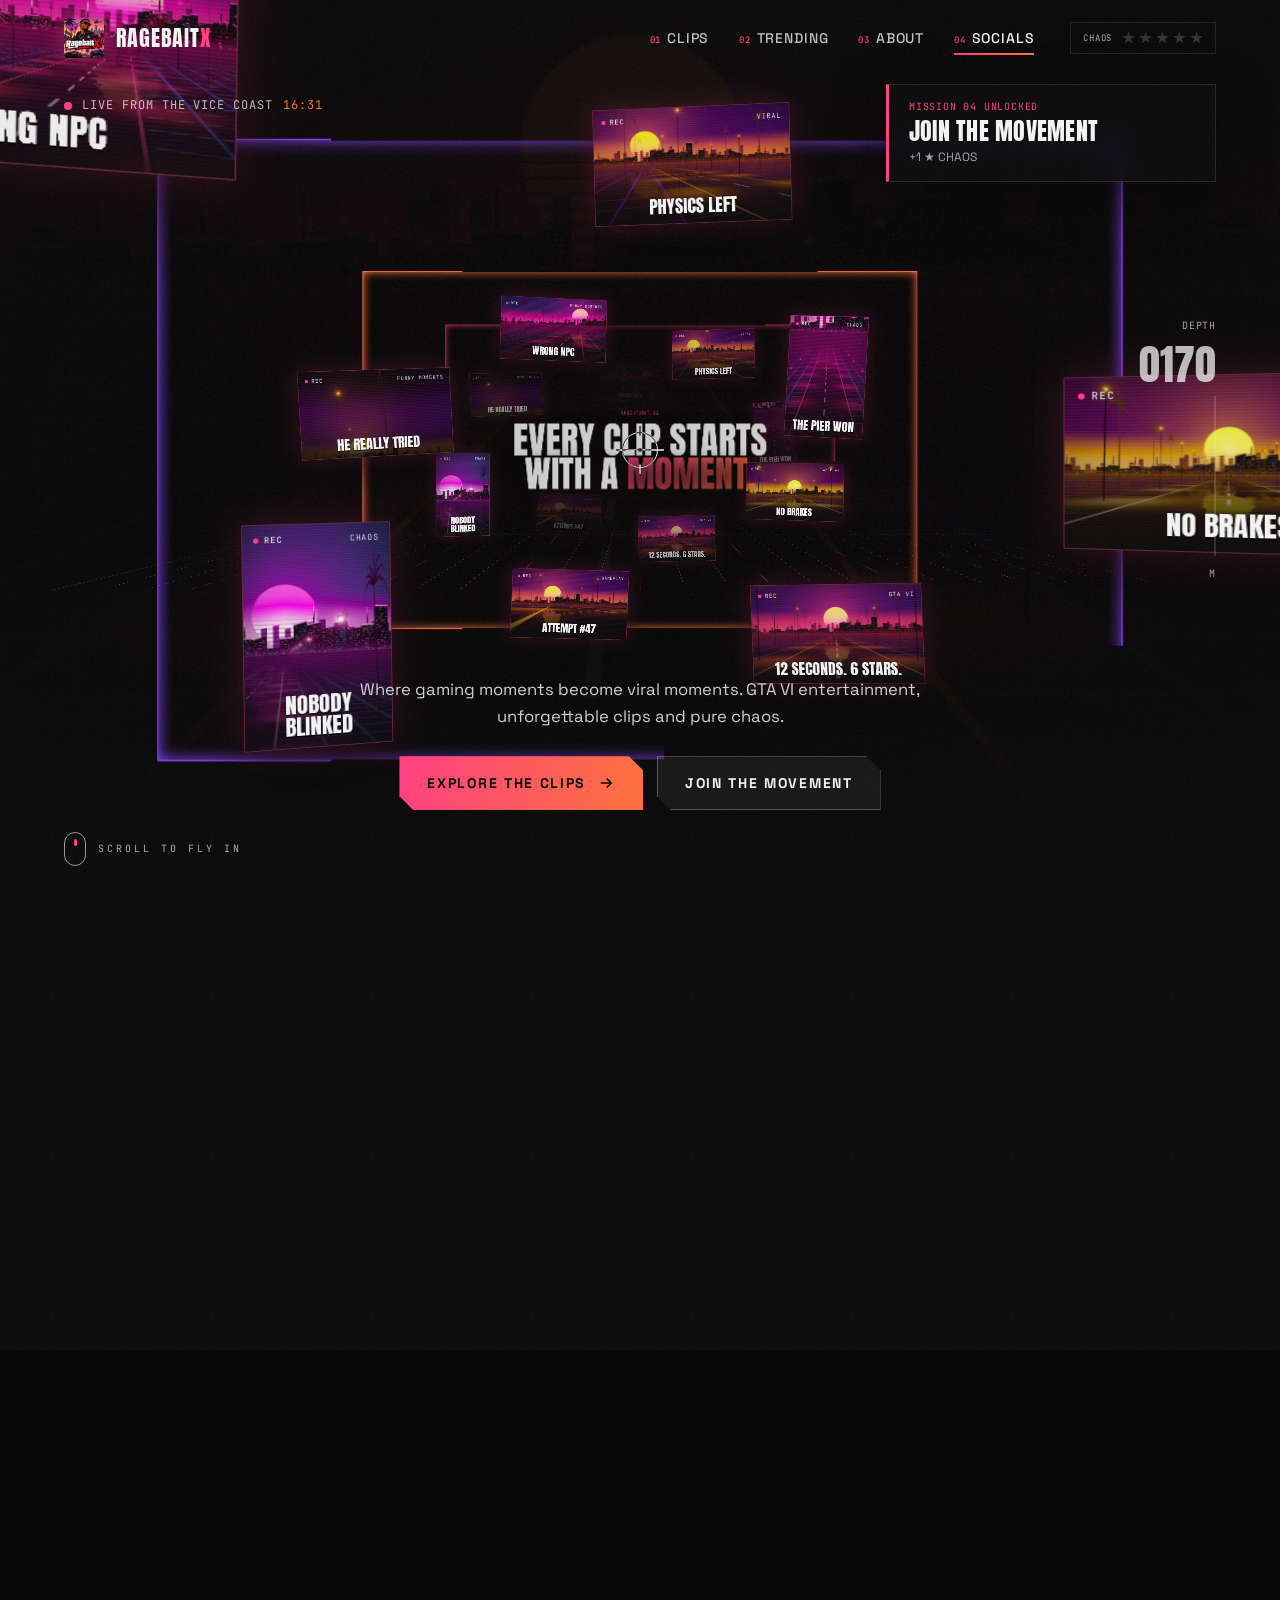
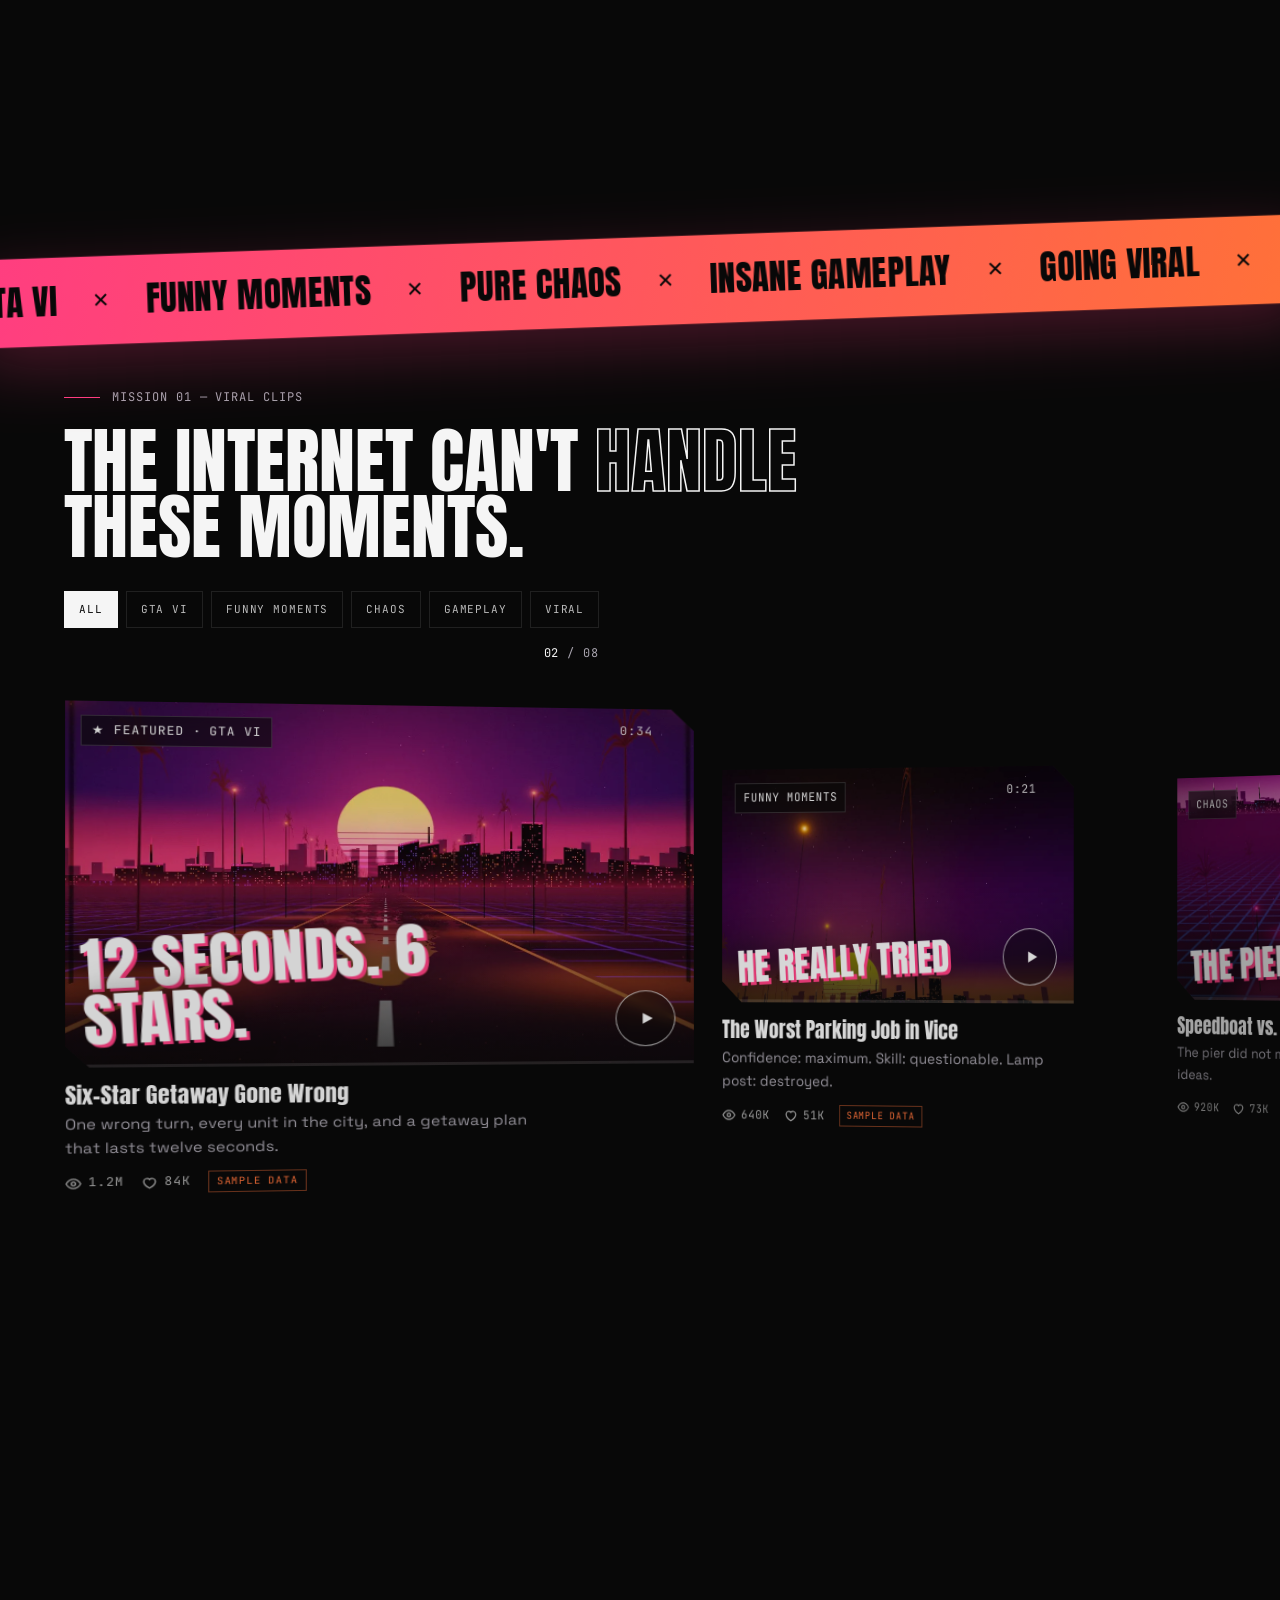
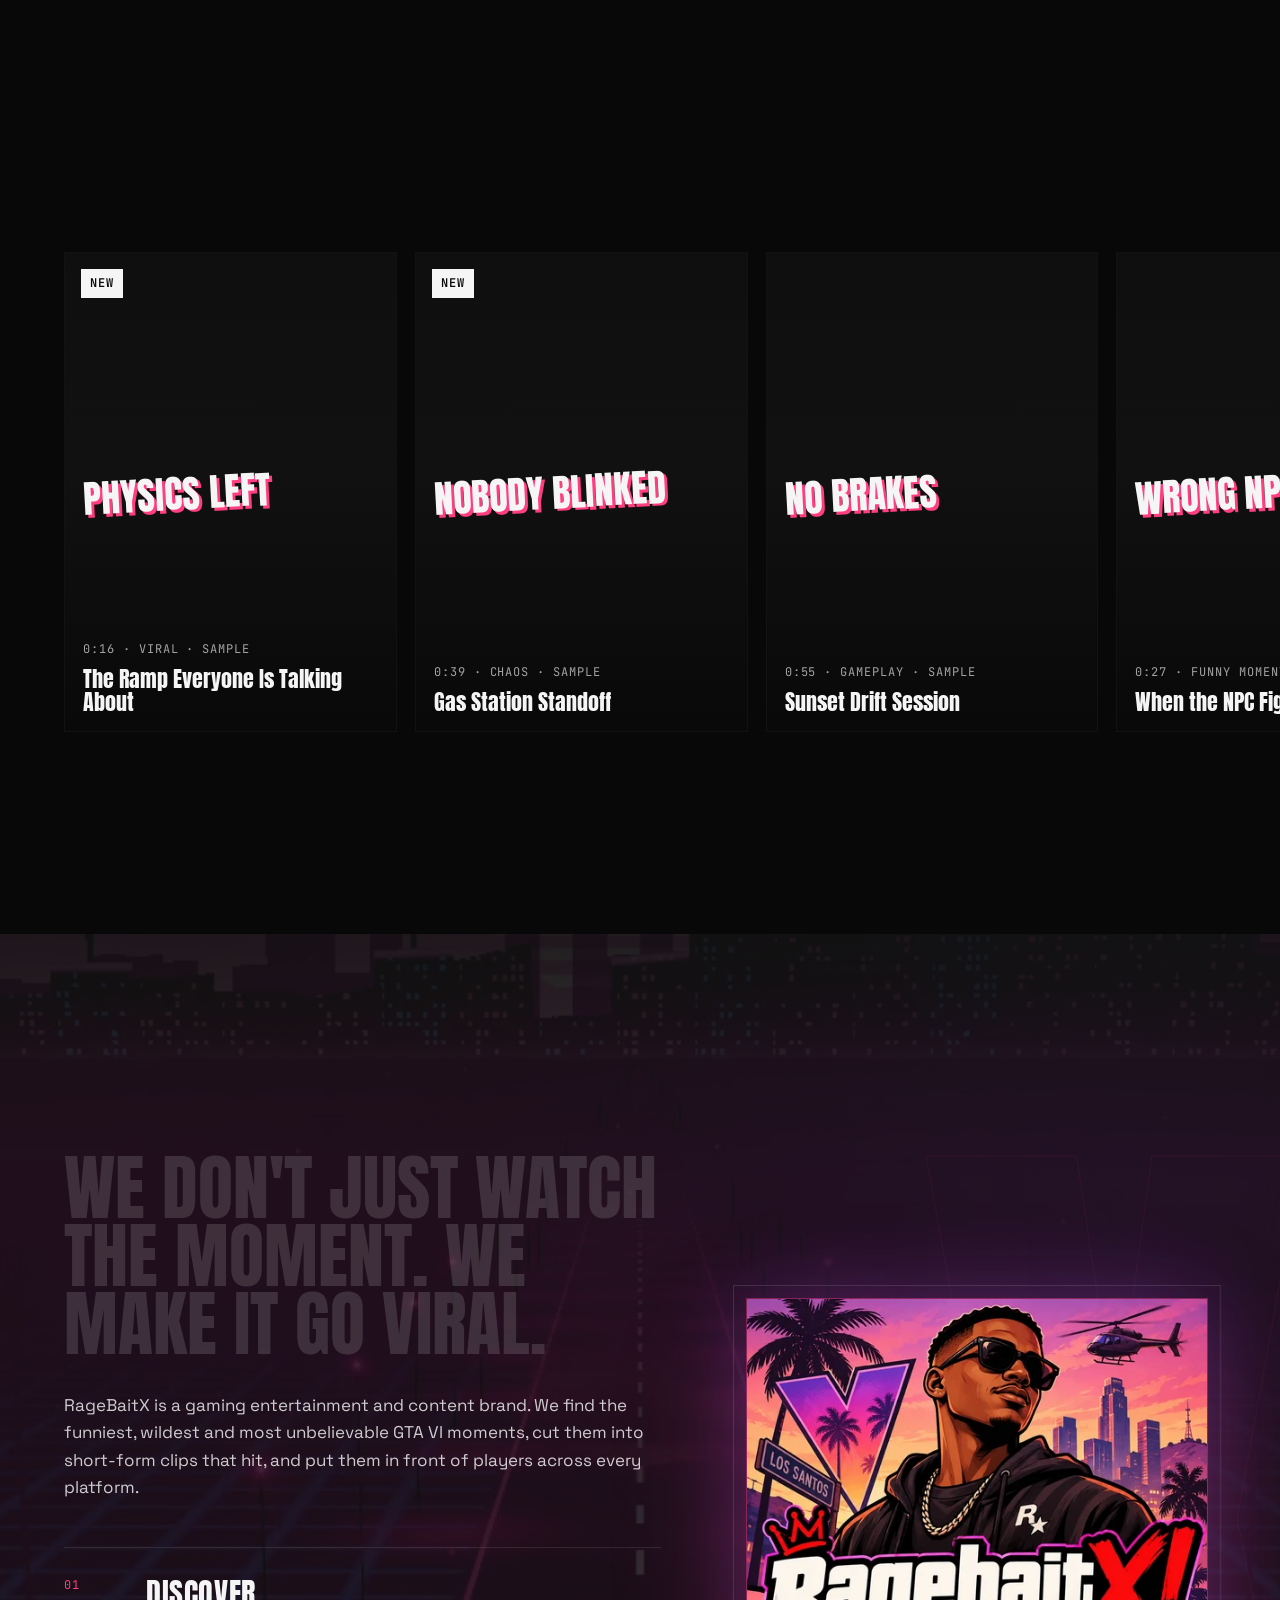
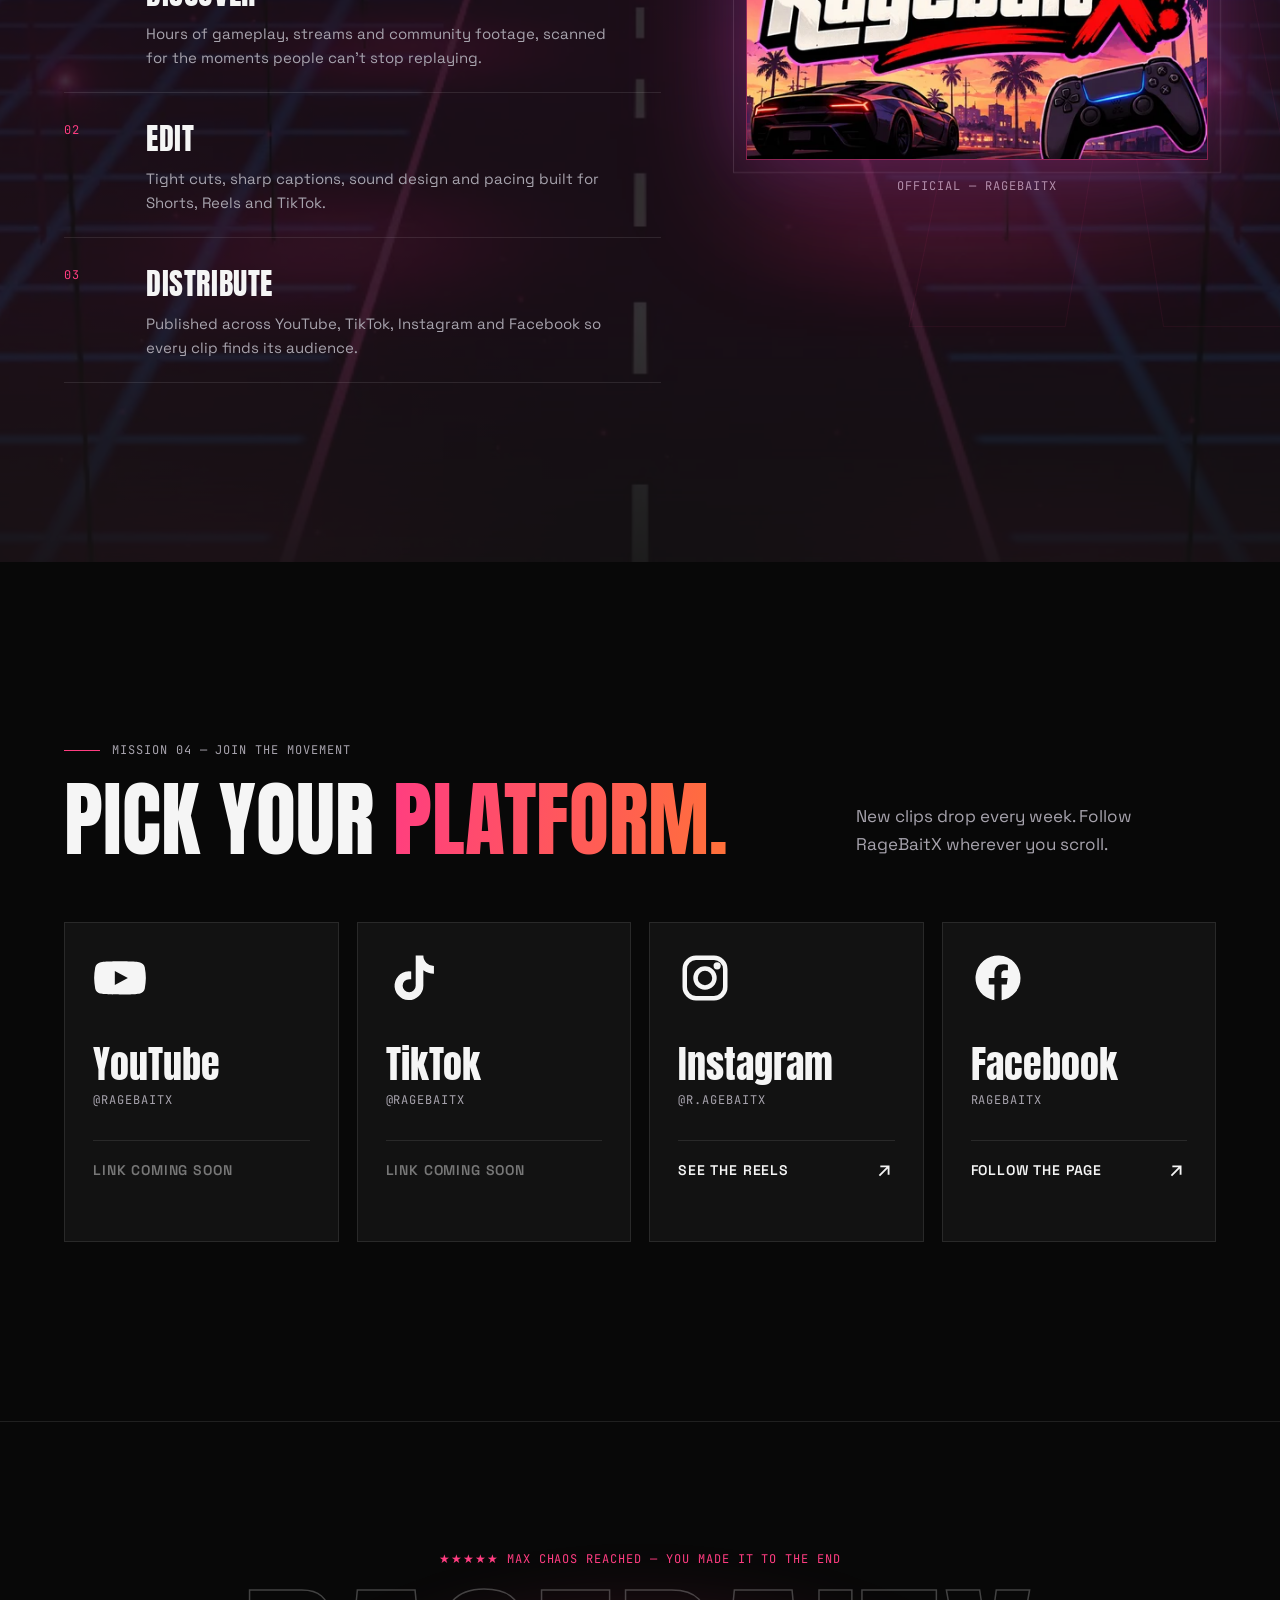
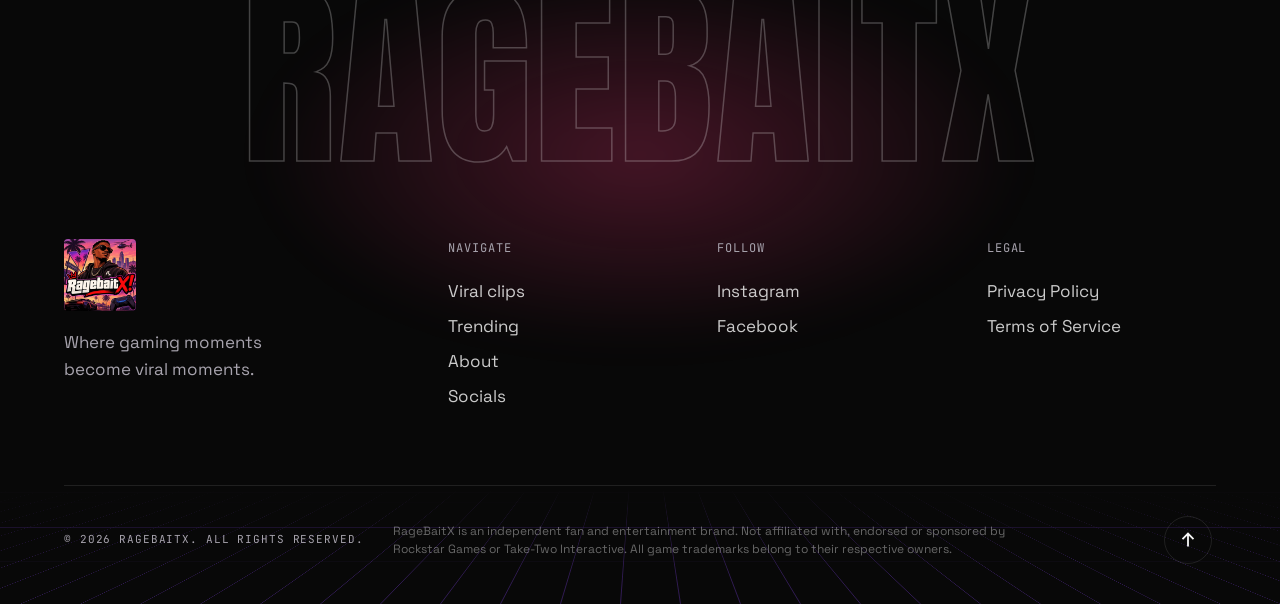
<file: index.html>
<!doctype html>
<html lang="en">
<head>
  <meta charset="utf-8" />
  <meta name="viewport" content="width=device-width, initial-scale=1, viewport-fit=cover" />
  <title>RageBaitX — The Internet Is Your Playground</title>
  <meta name="description" content="RageBaitX is a gaming entertainment brand turning GTA VI moments into viral clips. Funny moments, fails, insane gameplay and pure chaos." />
  <meta name="theme-color" content="#080808" />
  <meta property="og:type" content="website" />
  <meta property="og:site_name" content="RageBaitX" />
  <meta property="og:title" content="RageBaitX — The Internet Is Your Playground" />
  <meta property="og:description" content="Where gaming moments become viral moments. GTA VI entertainment, unforgettable clips and pure chaos." />
  <meta property="og:image" content="assets/og-image.jpg" />
  <meta name="twitter:card" content="summary_large_image" />
  <link rel="icon" href="assets/favicon-32.png" sizes="32x32" />
  <link rel="apple-touch-icon" href="assets/apple-touch-icon.png" />
  <link rel="preconnect" href="https://fonts.googleapis.com" />
  <link rel="preconnect" href="https://fonts.gstatic.com" crossorigin />
  <link href="https://fonts.googleapis.com/css2?family=Anton&family=JetBrains+Mono:wght@400;600&family=Space+Grotesk:wght@400;500;700&display=swap" rel="stylesheet" />
  <link rel="stylesheet" href="css/styles.css" />
  <script type="application/ld+json">
  {"@context":"https://schema.org","@type":"Organization","name":"RageBaitX","description":"Gaming entertainment and viral clipping brand focused on GTA VI.","logo":"assets/logo-512.webp"}
  </script>
</head>
<body class="is-loading">
  <a class="skip" href="#clips">Skip to content</a>

  <!-- Intro loader -->
  <div class="loader" aria-hidden="true">
    <div class="loader__inner">
      <img class="loader__logo" src="assets/logo-512.webp" alt="" width="200" height="200" />
      <p class="loader__label mono">LOADING THE FEED <span class="loader__pct">0</span>%</p>
      <div class="loader__bar"><span></span></div>
    </div>
  </div>

  <div class="grain" aria-hidden="true"></div>
  <div class="cursor" aria-hidden="true"><span class="cursor__ring"></span><span class="cursor__dot"></span><span class="cursor__label mono"></span></div>
  <div class="toasts" aria-live="polite"></div>

  <!-- Navigation -->
  <header class="nav" id="top">
    <a class="nav__brand" href="#top" aria-label="RageBaitX home" data-cursor="HOME">
      <img src="assets/logo-512.webp" alt="" width="40" height="40" />
      <span class="nav__word">RAGEBAIT<em>X</em></span>
    </a>
    <nav class="nav__links" aria-label="Main">
      <a href="#clips"><span class="mono">01</span>Clips</a>
      <a href="#trending"><span class="mono">02</span>Trending</a>
      <a href="#about"><span class="mono">03</span>About</a>
      <a href="#socials"><span class="mono">04</span>Socials</a>
    </nav>
    <div class="chaos" role="img" aria-label="Chaos level">
      <span class="chaos__label mono">CHAOS</span>
      <span class="chaos__stars"><i></i><i></i><i></i><i></i><i></i></span>
    </div>
    <button class="nav__burger" aria-label="Open menu" aria-expanded="false"><span></span><span></span></button>
  </header>
  <div class="mobile-menu" hidden>
    <a href="#clips">Clips</a><a href="#trending">Trending</a><a href="#about">About</a><a href="#socials">Socials</a>
  </div>

  <main>
    <!-- HERO: THE FEED -->
    <section class="feed" id="hero" aria-label="Introduction">
      <div class="feed__sticky">
        <div class="feed__bg">
          <picture>
            <source media="(max-aspect-ratio: 1/1)" srcset="assets/hero-poster-portrait.webp" />
            <img class="feed__poster" src="assets/hero-poster.webp" alt="" />
          </picture>
          <canvas class="feed__canvas" aria-hidden="true"></canvas>
        </div>
        <div class="feed__dim" aria-hidden="true"></div>

        <div class="feed__viewport">
          <div class="feed__world">
            <div class="feed__floor" aria-hidden="true"></div>
            <div class="feed__screens" aria-hidden="false"></div>
            <div class="plane plane--title" data-z="0">
              <p class="eyebrow mono"><span class="live-dot"></span> RAGEBAITX // GTA VI ENTERTAINMENT</p>
              <h1 class="feed__title">
                <span class="line"><span class="word">THE INTERNET</span></span>
                <span class="line"><span class="word">IS YOUR</span></span>
                <span class="line"><span class="word word--grad">PLAYGROUND.</span></span>
              </h1>
            </div>
            <div class="plane plane--chapter" data-z="-3300" aria-hidden="true">
              <p class="mono">CHECKPOINT 02</p>
              <h2>EVERY CLIP STARTS<br />WITH A <span class="grad">MOMENT.</span></h2>
            </div>
            <div class="plane plane--exit" data-z="-6200" aria-hidden="true">
              <img src="assets/logo-512.webp" alt="" width="240" height="240" />
              <h2>WELCOME TO <span class="grad">THE FEED.</span></h2>
            </div>
          </div>
        </div>

        <div class="hud hud--tl mono" aria-hidden="true">
          <span class="live-dot"></span> LIVE FROM THE VICE COAST <span class="hud__clock">--:--</span>
        </div>
        <div class="hud hud--depth" aria-hidden="true">
          <span class="mono">DEPTH</span>
          <span class="depth__val">0000</span>
          <span class="depth__bar"><span></span></span>
          <span class="mono depth__unit">M</span>
        </div>

        <div class="feed__intro">
          <p class="feed__sub">Where gaming moments become viral moments. GTA VI entertainment, unforgettable clips and pure chaos.</p>
          <div class="feed__ctas">
            <a class="btn btn--primary" href="#clips" data-cursor="GO">Explore the clips <svg viewBox="0 0 24 24" aria-hidden="true"><path d="M5 12h14M13 6l6 6-6 6"/></svg></a>
            <a class="btn btn--ghost" href="#socials" data-cursor="JOIN">Join the movement</a>
          </div>
        </div>

        <div class="scroll-cue" aria-hidden="true">
          <span class="scroll-cue__mouse"><span></span></span>
          <span class="mono">SCROLL TO FLY IN</span>
        </div>
      </div>
    </section>

    <!-- Marquee transition -->
    <div class="marquee" aria-hidden="true">
      <div class="marquee__track">
        <span>GTA VI</span><b>✕</b><span>FUNNY MOMENTS</span><b>✕</b><span>PURE CHAOS</span><b>✕</b><span>INSANE GAMEPLAY</span><b>✕</b><span>GOING VIRAL</span><b>✕</b>
        <span>GTA VI</span><b>✕</b><span>FUNNY MOMENTS</span><b>✕</b><span>PURE CHAOS</span><b>✕</b><span>INSANE GAMEPLAY</span><b>✕</b><span>GOING VIRAL</span><b>✕</b>
      </div>
    </div>

    <!-- VIRAL CLIPS (pinned horizontal gallery) -->
    <section class="clips" id="clips" aria-labelledby="clips-title" data-mission="VIRAL CLIPS" data-mission-n="01">
      <div class="clips__sticky">
        <div class="clips__head">
          <div>
            <p class="eyebrow mono"><span class="eyebrow__line"></span> MISSION 01 — VIRAL CLIPS</p>
            <h2 class="section__title" id="clips-title">THE INTERNET CAN'T <span class="outline">HANDLE</span><br />THESE MOMENTS.</h2>
          </div>
          <div class="clips__side">
            <div class="filters" role="tablist" aria-label="Filter clips"></div>
            <p class="clips__count mono"><span class="clips__idx">01</span> / <span class="clips__total">08</span></p>
          </div>
        </div>
        <div class="clips__track" id="clips-track"></div>
        <div class="clips__progress" aria-hidden="true"><span></span></div>
      </div>
    </section>

    <!-- TRENDING (leaderboard) -->
    <section class="trending section" id="trending" aria-labelledby="trending-title" data-mission="TRENDING NOW" data-mission-n="02">
      <div class="section__head">
        <div>
          <p class="eyebrow mono reveal"><span class="live-dot"></span> MISSION 02 — LIVE LEADERBOARD <span class="feed-clock"></span></p>
          <h2 class="section__title reveal" id="trending-title">TRENDING <span class="grad">NOW</span></h2>
        </div>
        <p class="section__aside reveal">The clips everyone is replaying right now. Hover a row to preview it.</p>
      </div>
      <ol class="board" id="board"></ol>
      <div class="board__preview" aria-hidden="true"><img alt="" /><span class="mono"></span></div>

      <div class="row-head reveal">
        <h3>LATEST UPLOADS</h3>
        <div class="carousel-nav">
          <button class="icon-btn" data-dir="-1" data-target="rail-latest" aria-label="Scroll latest left"><svg viewBox="0 0 24 24"><path d="M15 6l-6 6 6 6"/></svg></button>
          <button class="icon-btn" data-dir="1" data-target="rail-latest" aria-label="Scroll latest right"><svg viewBox="0 0 24 24"><path d="M9 6l6 6-6 6"/></svg></button>
        </div>
      </div>
      <div class="rail" id="rail-latest" tabindex="0" aria-label="Latest uploads" data-cursor="DRAG"></div>
    </section>

    <!-- ABOUT -->
    <section class="about" id="about" aria-labelledby="about-title" data-mission="ABOUT RAGEBAITX" data-mission-n="03">
      <div class="about__bg" aria-hidden="true"></div>
      <div class="about__inner section">
        <div class="about__copy">
          <p class="eyebrow mono reveal"><span class="eyebrow__line"></span> MISSION 03 — ABOUT RAGEBAITX</p>
          <h2 class="about__title" id="about-title" data-scrub>WE DON'T JUST WATCH THE MOMENT. WE MAKE IT GO VIRAL.</h2>
          <p class="about__lede reveal">RageBaitX is a gaming entertainment and content brand. We find the funniest, wildest and most unbelievable GTA VI moments, cut them into short-form clips that hit, and put them in front of players across every platform.</p>
          <ol class="steps">
            <li class="reveal"><span class="steps__n mono">01</span><div><h3>DISCOVER</h3><p>Hours of gameplay, streams and community footage, scanned for the moments people can't stop replaying.</p></div></li>
            <li class="reveal"><span class="steps__n mono">02</span><div><h3>EDIT</h3><p>Tight cuts, sharp captions, sound design and pacing built for Shorts, Reels and TikTok.</p></div></li>
            <li class="reveal"><span class="steps__n mono">03</span><div><h3>DISTRIBUTE</h3><p>Published across YouTube, TikTok, Instagram and Facebook so every clip finds its audience.</p></div></li>
          </ol>
        </div>
        <div class="about__visual reveal">
          <div class="logo-card" data-tilt>
            <img src="assets/logo-512.webp" alt="RageBaitX logo" width="512" height="512" loading="lazy" />
            <span class="logo-card__glare" aria-hidden="true"></span>
          </div>
          <p class="logo-card__cap mono">OFFICIAL — RAGEBAITX</p>
        </div>
      </div>
    </section>

    <!-- SOCIALS -->
    <section class="socials section" id="socials" aria-labelledby="socials-title" data-mission="JOIN THE MOVEMENT" data-mission-n="04">
      <div class="section__head">
        <div>
          <p class="eyebrow mono reveal"><span class="eyebrow__line"></span> MISSION 04 — JOIN THE MOVEMENT</p>
          <h2 class="section__title reveal" id="socials-title">PICK YOUR <span class="grad">PLATFORM.</span></h2>
        </div>
        <p class="section__aside reveal">New clips drop every week. Follow RageBaitX wherever you scroll.</p>
      </div>
      <div class="social-grid" id="social-grid"></div>
    </section>
  </main>

  <!-- FOOTER -->
  <footer class="footer">
    <div class="footer__floor" aria-hidden="true"></div>
    <div class="footer__inner">
      <p class="footer__done mono">★★★★★ MAX CHAOS REACHED — YOU MADE IT TO THE END</p>
      <div class="footer__big" aria-hidden="true">RAGEBAITX</div>
      <div class="footer__cols">
        <div class="footer__brand">
          <img src="assets/logo-512.webp" alt="RageBaitX" width="72" height="72" loading="lazy" />
          <p>Where gaming moments become viral moments.</p>
        </div>
        <nav aria-label="Footer">
          <h4 class="mono">NAVIGATE</h4>
          <a href="#clips">Viral clips</a><a href="#trending">Trending</a><a href="#about">About</a><a href="#socials">Socials</a>
        </nav>
        <div>
          <h4 class="mono">FOLLOW</h4>
          <div id="footer-socials" class="footer__socials"></div>
        </div>
        <div>
          <h4 class="mono">LEGAL</h4>
          <a href="privacy.html">Privacy Policy</a><a href="terms.html">Terms of Service</a>
        </div>
      </div>
      <div class="footer__base">
        <p class="mono">© <span class="year">2026</span> RAGEBAITX. ALL RIGHTS RESERVED.</p>
        <p class="footer__disclaimer">RageBaitX is an independent fan and entertainment brand. Not affiliated with, endorsed or sponsored by Rockstar Games or Take-Two Interactive. All game trademarks belong to their respective owners.</p>
        <button class="to-top" aria-label="Back to top" data-cursor="TOP">
          <svg class="to-top__ring" viewBox="0 0 48 48" aria-hidden="true"><circle cx="24" cy="24" r="22" /></svg>
          <svg class="to-top__arrow" viewBox="0 0 24 24" aria-hidden="true"><path d="M12 19V5M6 11l6-6 6 6"/></svg>
        </button>
      </div>
    </div>
  </footer>

  <!-- Video modal -->
  <dialog class="modal" id="modal" aria-label="Clip player">
    <button class="modal__close" aria-label="Close" data-cursor="CLOSE"><svg viewBox="0 0 24 24"><path d="M6 6l12 12M18 6L6 18"/></svg></button>
    <div class="modal__body"></div>
  </dialog>

  <noscript><style>.loader{display:none}.reveal{opacity:1!important;transform:none!important}.feed{height:100vh}</style></noscript>
  <script type="module" src="js/main.js"></script>
</body>
</html>
</file>
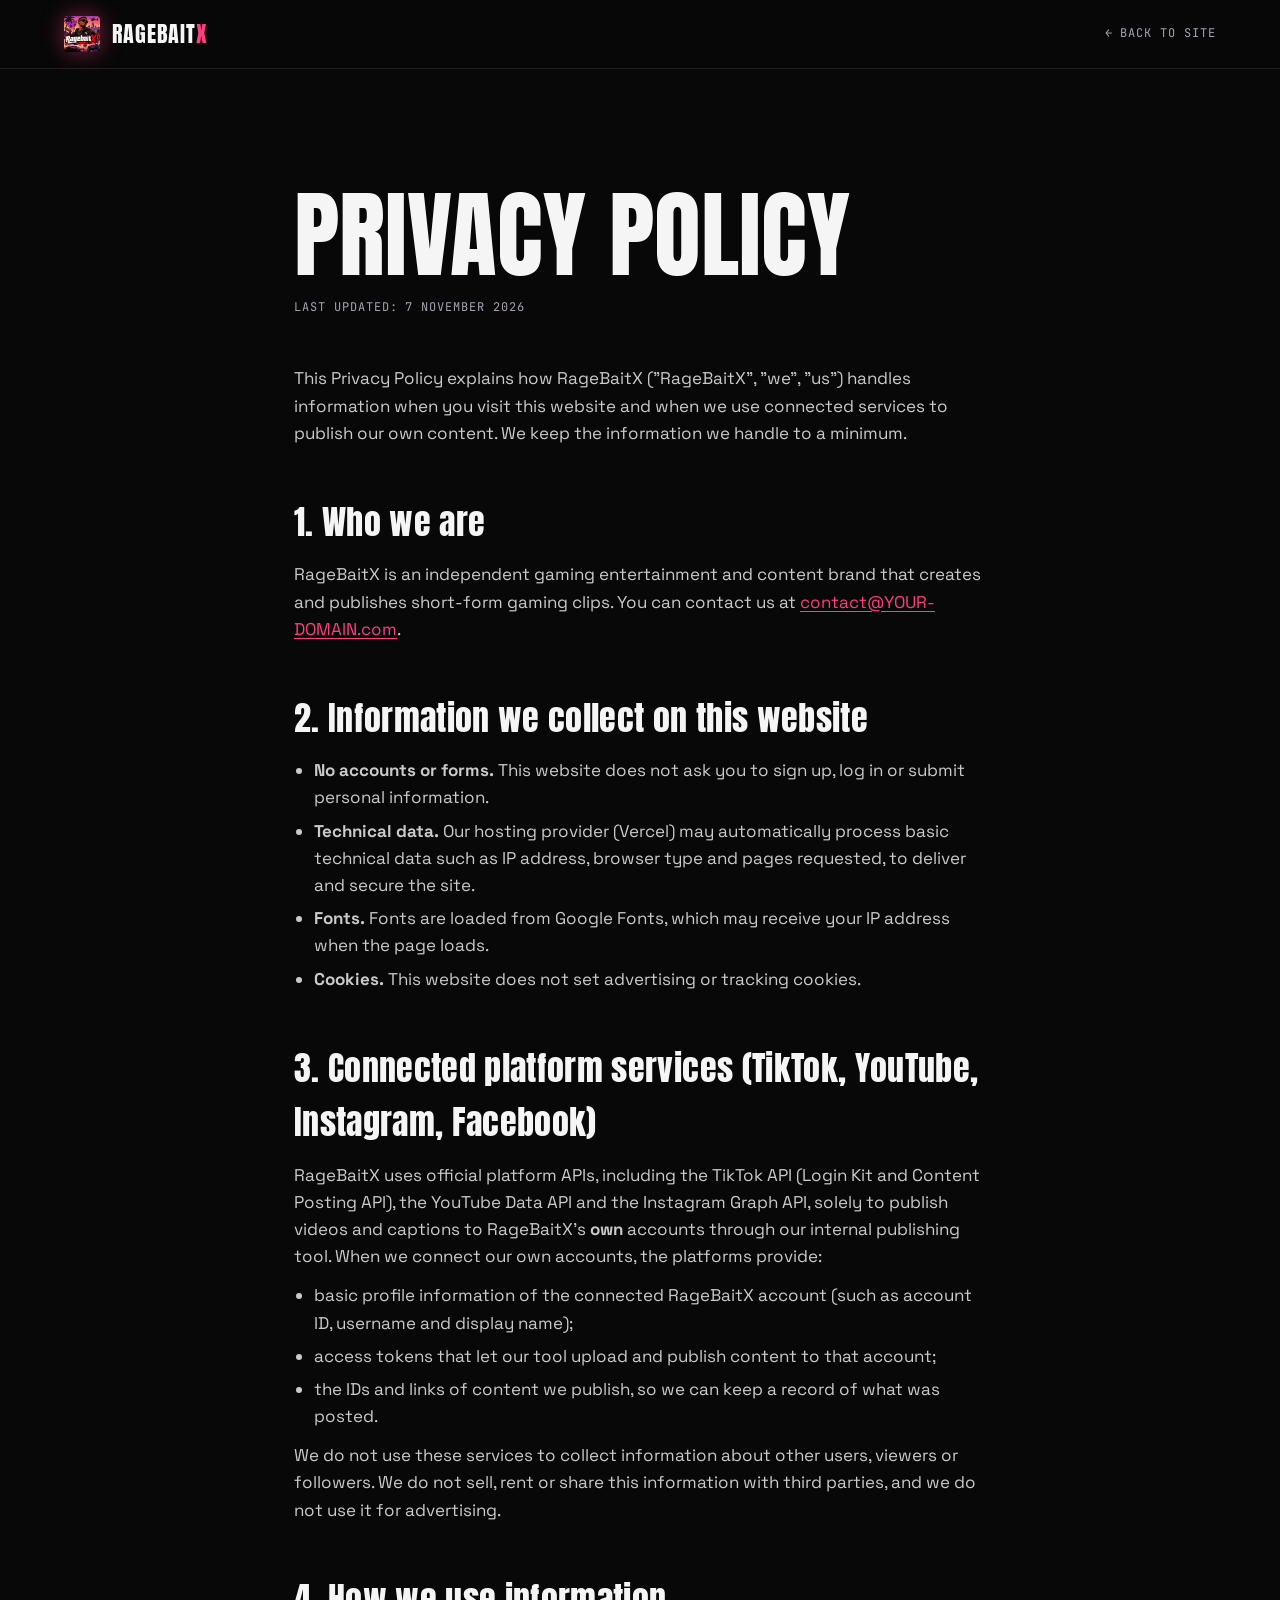
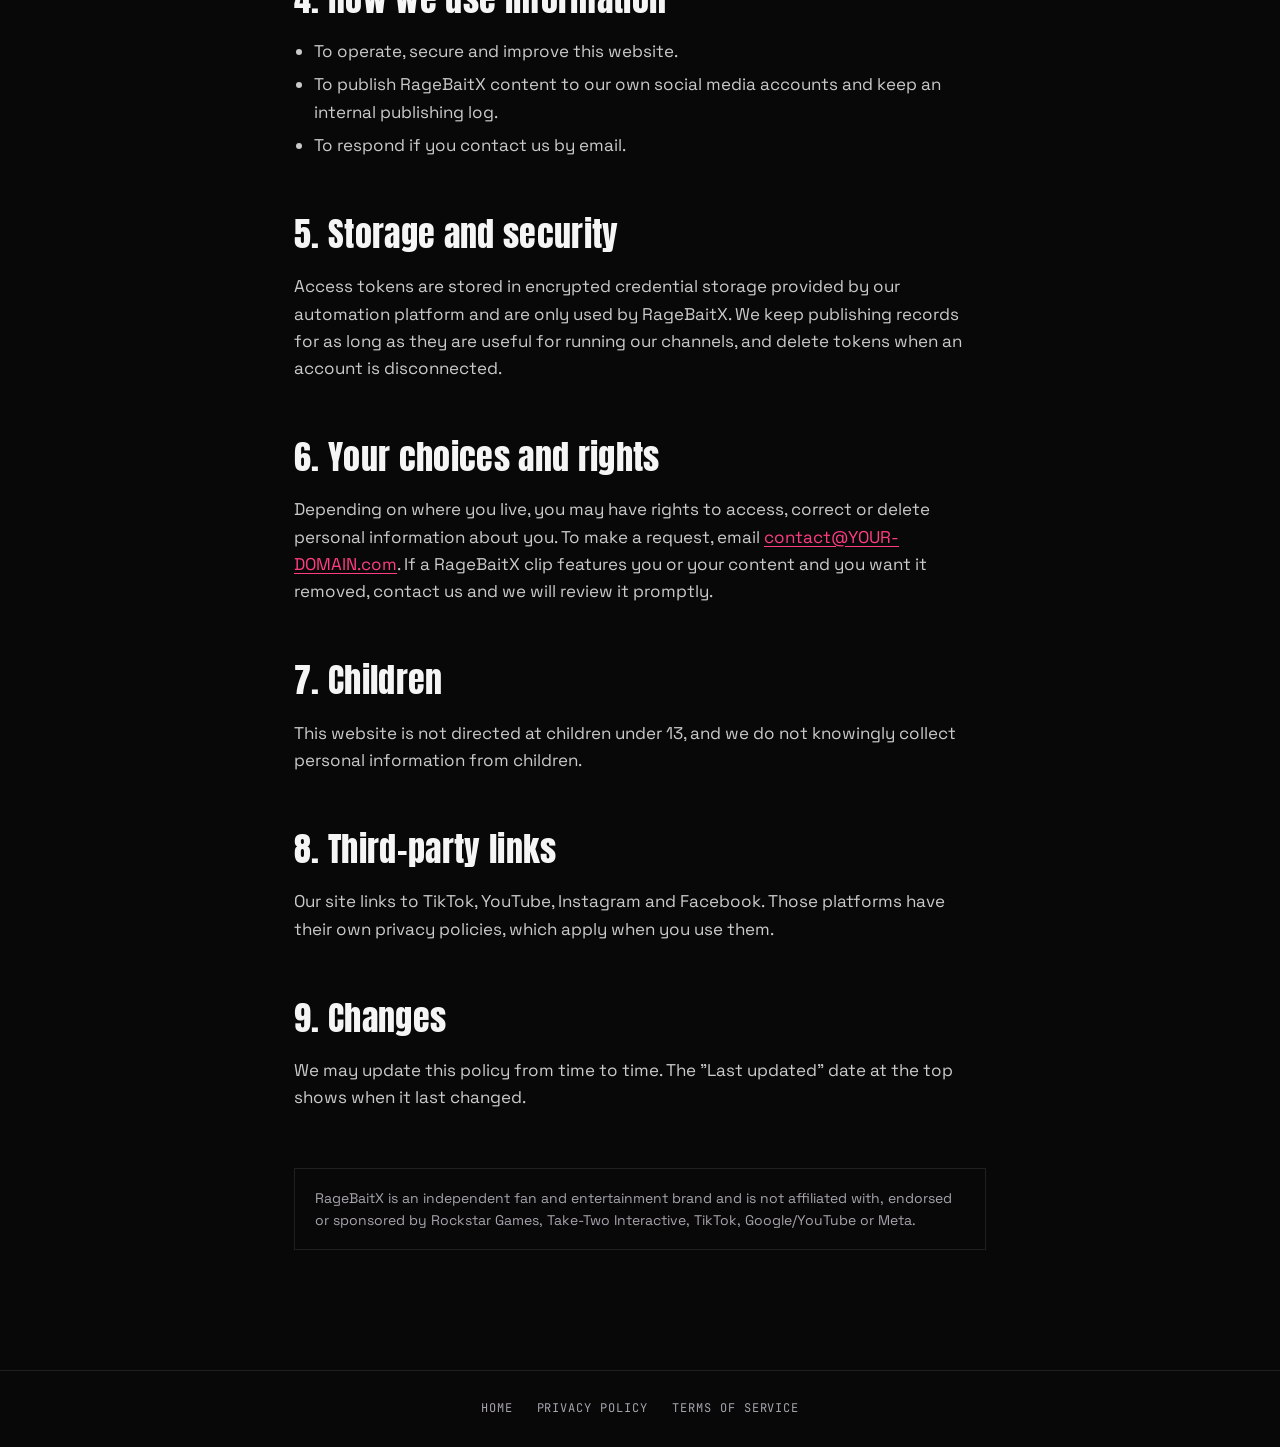
<file: privacy.html>
<!doctype html>
<html lang="en">
<head>
  <meta charset="utf-8" />
  <meta name="viewport" content="width=device-width, initial-scale=1" />
  <title>Privacy Policy — RageBaitX</title>
  <meta name="description" content="How RageBaitX collects, uses and protects information." />
  <meta name="theme-color" content="#080808" />
  <link rel="icon" href="assets/favicon-32.png" sizes="32x32" />
  <link rel="preconnect" href="https://fonts.googleapis.com" />
  <link rel="preconnect" href="https://fonts.gstatic.com" crossorigin />
  <link href="https://fonts.googleapis.com/css2?family=Anton&family=JetBrains+Mono:wght@400;600&family=Space+Grotesk:wght@400;500;700&display=swap" rel="stylesheet" />
  <link rel="stylesheet" href="css/styles.css" />
  <link rel="stylesheet" href="css/legal.css" />
</head>
<body>
  <header class="legal-nav">
    <a class="nav__brand" href="index.html" aria-label="RageBaitX home">
      <img src="assets/logo-512.webp" alt="" width="36" height="36" style="width:36px;height:36px;object-fit:cover;border-radius:4px" />
      <span class="nav__word">RAGEBAIT<em>X</em></span>
    </a>
    <a class="back" href="index.html">← Back to site</a>
  </header>

  <main class="legal">
    <h1>PRIVACY POLICY</h1>
    <p class="updated mono">Last updated: 7 November 2026</p>

    <p>This Privacy Policy explains how RageBaitX ("RageBaitX", "we", "us") handles information when you visit this website and when we use connected services to publish our own content. We keep the information we handle to a minimum.</p>

    <h2>1. Who we are</h2>
    <p>RageBaitX is an independent gaming entertainment and content brand that creates and publishes short-form gaming clips. You can contact us at <a href="mailto:contact@YOUR-DOMAIN.com">contact@YOUR-DOMAIN.com</a>.</p>

    <h2>2. Information we collect on this website</h2>
    <ul>
      <li><strong>No accounts or forms.</strong> This website does not ask you to sign up, log in or submit personal information.</li>
      <li><strong>Technical data.</strong> Our hosting provider (Vercel) may automatically process basic technical data such as IP address, browser type and pages requested, to deliver and secure the site.</li>
      <li><strong>Fonts.</strong> Fonts are loaded from Google Fonts, which may receive your IP address when the page loads.</li>
      <li><strong>Cookies.</strong> This website does not set advertising or tracking cookies.</li>
    </ul>

    <h2>3. Connected platform services (TikTok, YouTube, Instagram, Facebook)</h2>
    <p>RageBaitX uses official platform APIs, including the TikTok API (Login Kit and Content Posting API), the YouTube Data API and the Instagram Graph API, solely to publish videos and captions to RageBaitX's <strong>own</strong> accounts through our internal publishing tool. When we connect our own accounts, the platforms provide:</p>
    <ul>
      <li>basic profile information of the connected RageBaitX account (such as account ID, username and display name);</li>
      <li>access tokens that let our tool upload and publish content to that account;</li>
      <li>the IDs and links of content we publish, so we can keep a record of what was posted.</li>
    </ul>
    <p>We do not use these services to collect information about other users, viewers or followers. We do not sell, rent or share this information with third parties, and we do not use it for advertising.</p>

    <h2>4. How we use information</h2>
    <ul>
      <li>To operate, secure and improve this website.</li>
      <li>To publish RageBaitX content to our own social media accounts and keep an internal publishing log.</li>
      <li>To respond if you contact us by email.</li>
    </ul>

    <h2>5. Storage and security</h2>
    <p>Access tokens are stored in encrypted credential storage provided by our automation platform and are only used by RageBaitX. We keep publishing records for as long as they are useful for running our channels, and delete tokens when an account is disconnected.</p>

    <h2>6. Your choices and rights</h2>
    <p>Depending on where you live, you may have rights to access, correct or delete personal information about you. To make a request, email <a href="mailto:contact@YOUR-DOMAIN.com">contact@YOUR-DOMAIN.com</a>. If a RageBaitX clip features you or your content and you want it removed, contact us and we will review it promptly.</p>

    <h2>7. Children</h2>
    <p>This website is not directed at children under 13, and we do not knowingly collect personal information from children.</p>

    <h2>8. Third-party links</h2>
    <p>Our site links to TikTok, YouTube, Instagram and Facebook. Those platforms have their own privacy policies, which apply when you use them.</p>

    <h2>9. Changes</h2>
    <p>We may update this policy from time to time. The "Last updated" date at the top shows when it last changed.</p>

    <p class="note">RageBaitX is an independent fan and entertainment brand and is not affiliated with, endorsed or sponsored by Rockstar Games, Take-Two Interactive, TikTok, Google/YouTube or Meta.</p>
  </main>

  <footer class="legal-foot">
    <a href="index.html">Home</a><a href="privacy.html">Privacy Policy</a><a href="terms.html">Terms of Service</a>
  </footer>
</body>
</html>
</file>
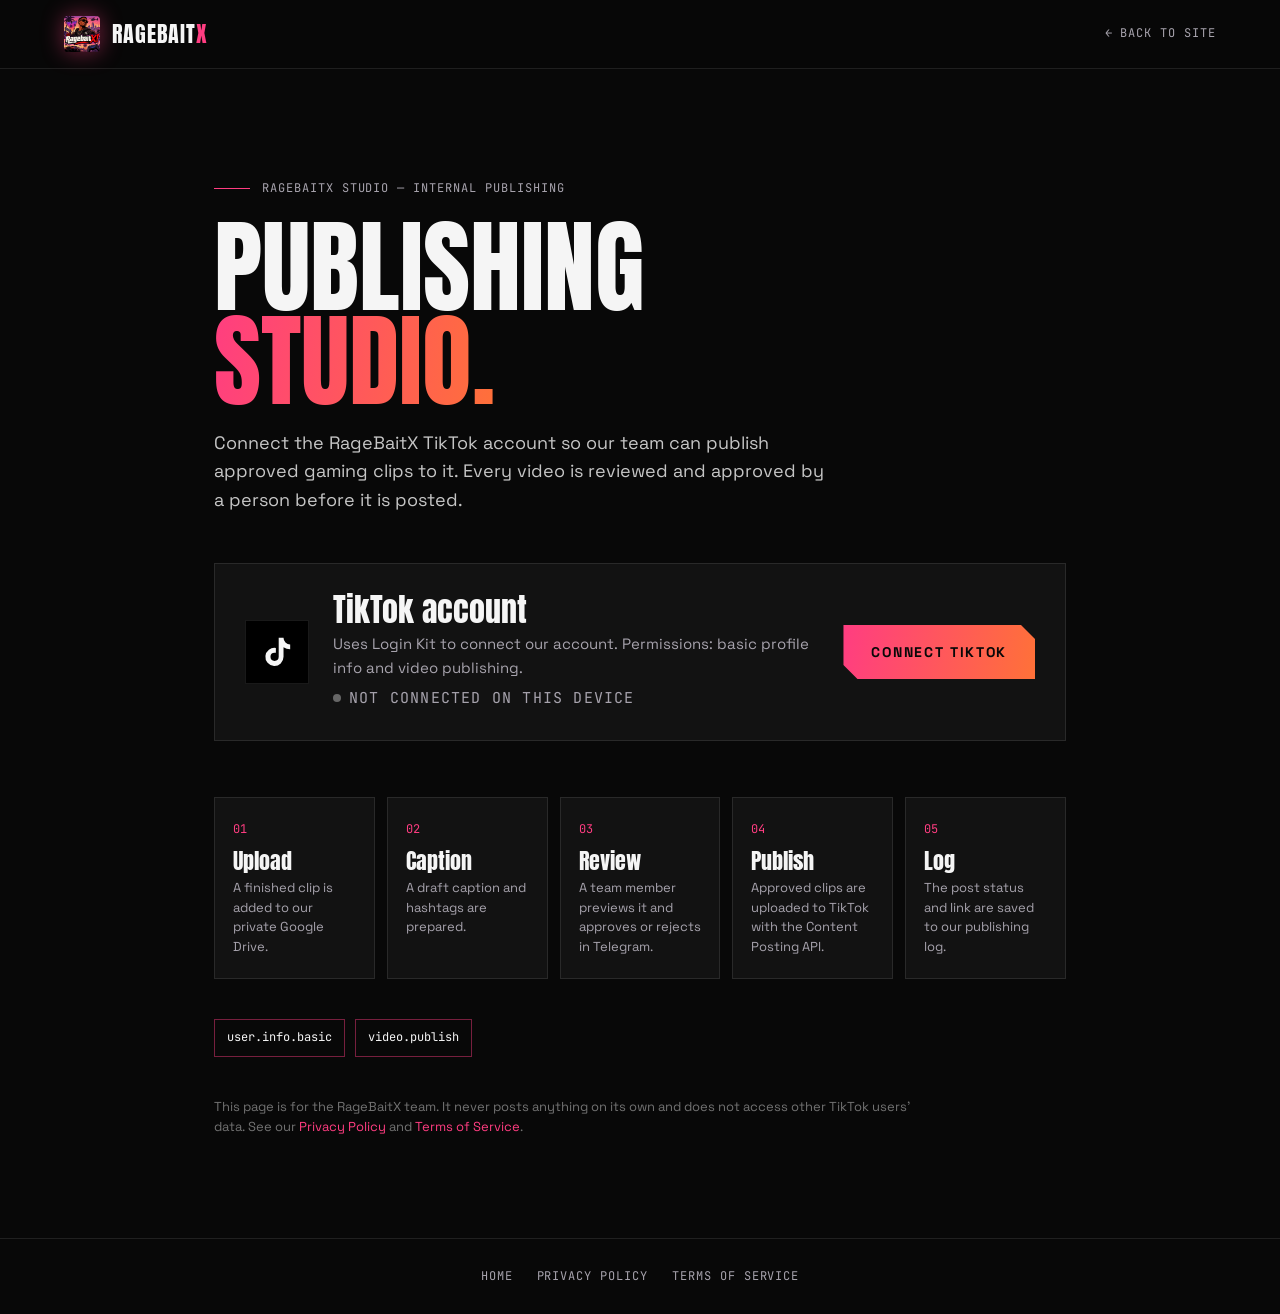
<file: studio.html>
<!doctype html>
<html lang="en">
<head>
  <meta charset="utf-8" />
  <meta name="viewport" content="width=device-width, initial-scale=1" />
  <title>Studio — RageBaitX</title>
  <meta name="robots" content="noindex" />
  <meta name="theme-color" content="#080808" />
  <link rel="icon" href="assets/favicon-32.png" sizes="32x32" />
  <link rel="preconnect" href="https://fonts.googleapis.com" />
  <link rel="preconnect" href="https://fonts.gstatic.com" crossorigin />
  <link href="https://fonts.googleapis.com/css2?family=Anton&family=JetBrains+Mono:wght@400;600&family=Space+Grotesk:wght@400;500;700&display=swap" rel="stylesheet" />
  <link rel="stylesheet" href="css/styles.css" />
  <link rel="stylesheet" href="css/legal.css" />
  <style>
    .studio { max-width: 980px; margin: 0 auto; padding: clamp(60px, 9vw, 110px) var(--pad) 100px; }
    .studio h1 { font-family: var(--f-display); font-size: clamp(48px, 8vw, 104px); line-height: 0.92; }
    .studio .lede { color: rgba(245,245,245,.8); max-width: 620px; margin-top: 20px; font-size: 18px; }
    .panel { margin-top: 48px; padding: 30px; background: var(--char); border: 1px solid var(--line); display: grid; grid-template-columns: auto 1fr auto; gap: 24px; align-items: center; }
    .panel__icon { width: 64px; height: 64px; display: grid; place-items: center; background: #000; border: 1px solid var(--line); }
    .panel__icon svg { width: 34px; height: 34px; fill: #f5f5f5; }
    .panel h2 { font-family: var(--f-display); font-size: 32px; line-height: 1; }
    .panel p { color: var(--muted); margin-top: 6px; font-size: 15px; }
    .status { display: inline-flex; align-items: center; gap: 8px; margin-top: 10px; font-family: var(--f-mono); font-size: 12px; letter-spacing: .08em; text-transform: uppercase; color: var(--muted); }
    .status i { width: 8px; height: 8px; border-radius: 50%; background: #666; }
    .status.ok { color: #48e5a0; } .status.ok i { background: #48e5a0; box-shadow: 0 0 12px #48e5a0; }
    .status.err { color: var(--orange); } .status.err i { background: var(--orange); }
    .flow { list-style: none; padding: 0; margin: 56px 0 0; display: grid; grid-template-columns: repeat(5, minmax(0, 1fr)); gap: 12px; counter-reset: s; }
    .flow li { position: relative; padding: 22px 18px; background: var(--char); border: 1px solid var(--line); counter-increment: s; }
    .flow li::before { content: '0' counter(s); display: block; font-family: var(--f-mono); font-size: 12px; color: var(--pink); margin-bottom: 10px; }
    .flow h3 { font-family: var(--f-display); font-size: 22px; line-height: 1.05; }
    .flow p { color: var(--muted); font-size: 13px; margin-top: 6px; line-height: 1.5; }
    .scopes { margin-top: 40px; display: flex; flex-wrap: wrap; gap: 10px; }
    .scopes span { font-family: var(--f-mono); font-size: 12px; padding: 8px 12px; border: 1px solid rgba(255,61,129,.45); color: var(--white); }
    .fineprint { margin-top: 40px; color: rgba(245,245,245,.45); font-size: 13px; max-width: 700px; }
    @media (max-width: 860px) { .panel { grid-template-columns: 1fr; } .flow { grid-template-columns: 1fr 1fr; } }
  </style>
</head>
<body>
  <header class="legal-nav">
    <a class="nav__brand" href="index.html" aria-label="RageBaitX home">
      <img src="assets/logo-512.webp" alt="" width="36" height="36" style="width:36px;height:36px;object-fit:cover;border-radius:4px" />
      <span class="nav__word">RAGEBAIT<em>X</em></span>
    </a>
    <a class="back" href="index.html">← Back to site</a>
  </header>

  <main class="studio">
    <p class="eyebrow mono"><span class="eyebrow__line"></span> RAGEBAITX STUDIO — INTERNAL PUBLISHING</p>
    <h1>PUBLISHING<br /><span class="grad">STUDIO.</span></h1>
    <p class="lede">Connect the RageBaitX TikTok account so our team can publish approved gaming clips to it. Every video is reviewed and approved by a person before it is posted.</p>

    <section class="panel" aria-label="TikTok connection">
      <div class="panel__icon"><svg viewBox="0 0 24 24" aria-hidden="true"><path d="M16.6 2h-3.4v13.4a2.9 2.9 0 1 1-2.9-2.9c.3 0 .6 0 .9.1V9.1a6.4 6.4 0 1 0 5.4 6.3V8.6a8 8 0 0 0 4.7 1.5V6.7a4.7 4.7 0 0 1-4.7-4.7z"/></svg></div>
      <div>
        <h2>TikTok account</h2>
        <p>Uses Login Kit to connect our account. Permissions: basic profile info and video publishing.</p>
        <p class="status" id="status"><i></i><span>Not connected on this device</span></p>
      </div>
      <a class="btn btn--primary" id="connect" href="https://redemptionclipping.app.n8n.cloud/webhook/ragebaitx-tiktok-connect">Connect TikTok</a>
    </section>

    <ol class="flow">
      <li><h3>Upload</h3><p>A finished clip is added to our private Google Drive.</p></li>
      <li><h3>Caption</h3><p>A draft caption and hashtags are prepared.</p></li>
      <li><h3>Review</h3><p>A team member previews it and approves or rejects in Telegram.</p></li>
      <li><h3>Publish</h3><p>Approved clips are uploaded to TikTok with the Content Posting API.</p></li>
      <li><h3>Log</h3><p>The post status and link are saved to our publishing log.</p></li>
    </ol>

    <div class="scopes" aria-label="Requested TikTok scopes"><span>user.info.basic</span><span>video.publish</span></div>

    <p class="fineprint">This page is for the RageBaitX team. It never posts anything on its own and does not access other TikTok users' data. See our <a href="privacy.html" style="color:var(--pink)">Privacy Policy</a> and <a href="terms.html" style="color:var(--pink)">Terms of Service</a>.</p>
  </main>

  <footer class="legal-foot">
    <a href="index.html">Home</a><a href="privacy.html">Privacy Policy</a><a href="terms.html">Terms of Service</a>
  </footer>

  <script>
    (function () {
      var q = new URLSearchParams(location.search);
      var el = document.getElementById('status');
      var txt = el.querySelector('span');
      if (q.get('status') === 'connected') {
        el.className = 'status ok';
        txt.textContent = 'Connected' + (q.get('name') ? ' as ' + q.get('name') : '') + ' — ready to publish';
        document.getElementById('connect').textContent = 'Reconnect';
      } else if (q.get('status') === 'error') {
        el.className = 'status err';
        txt.textContent = 'Connection failed: ' + (q.get('msg') || 'unknown error');
      }
    })();
  </script>
</body>
</html>
</file>
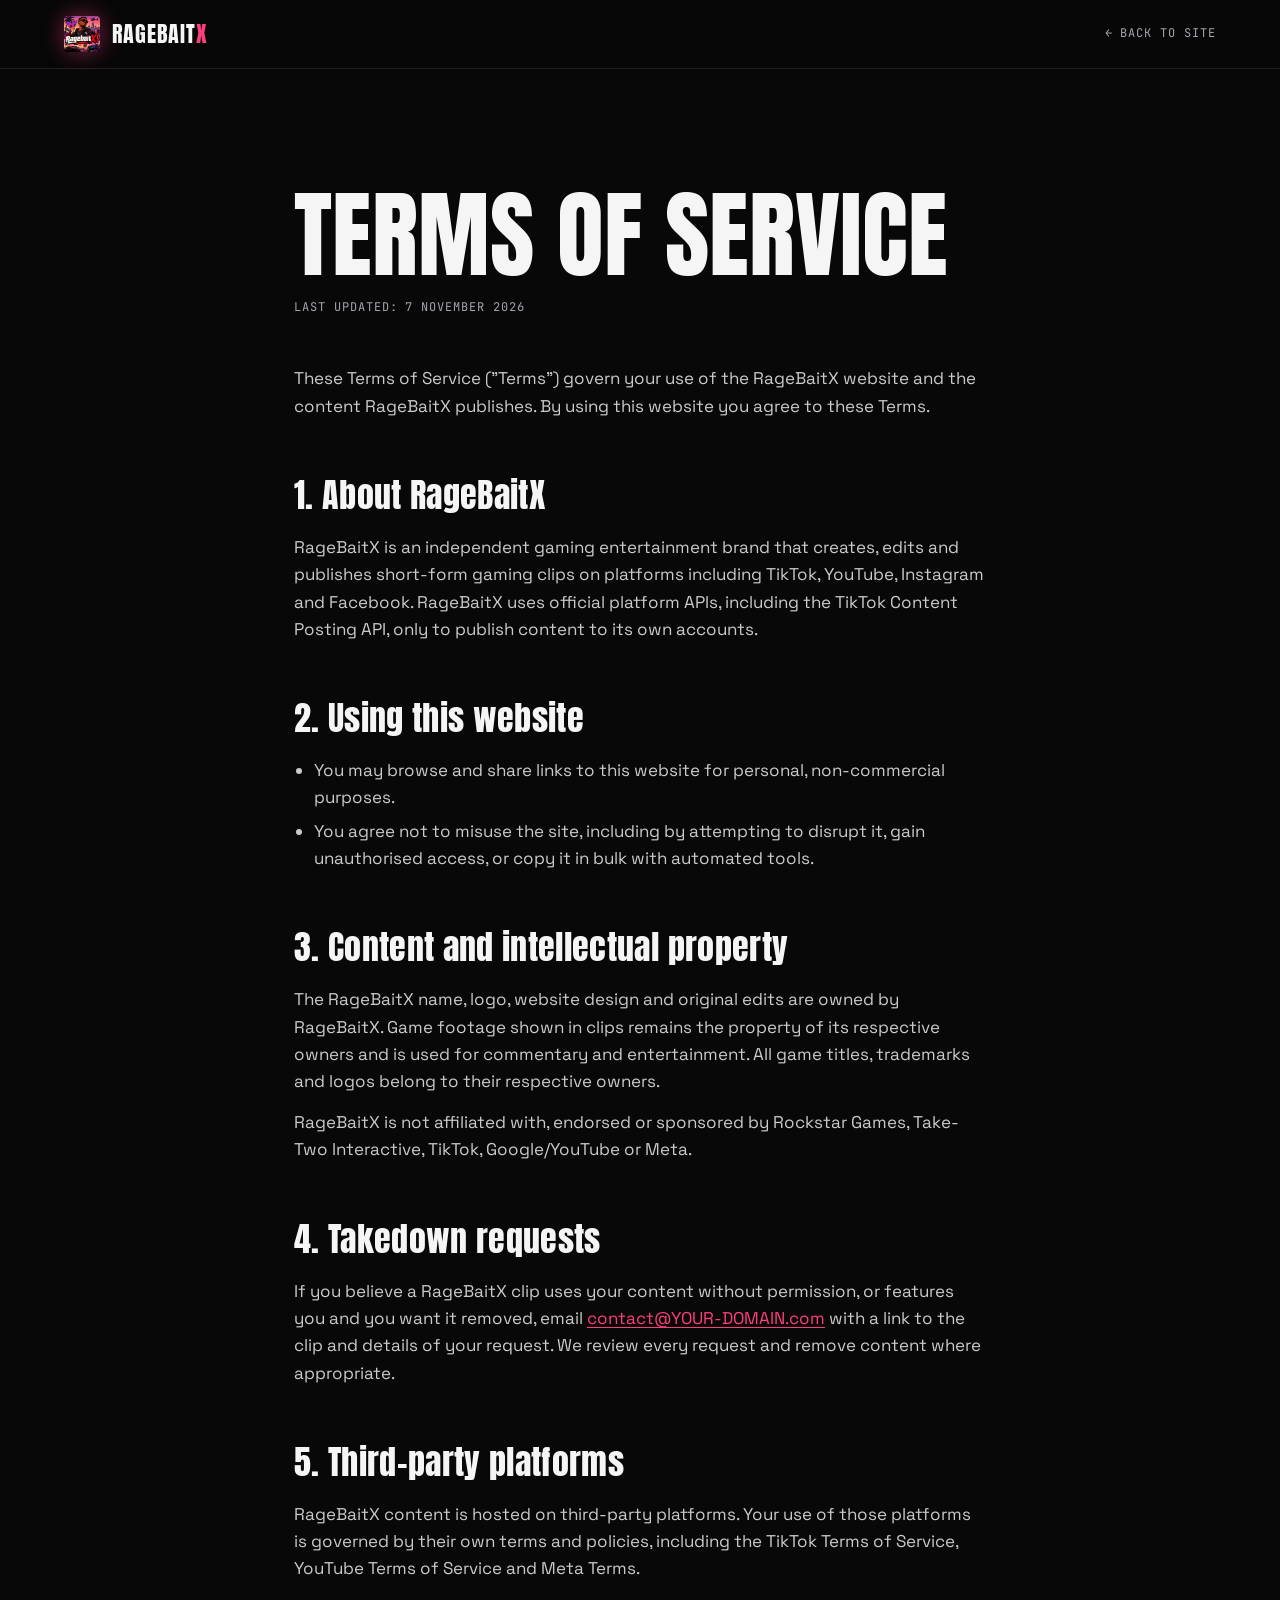
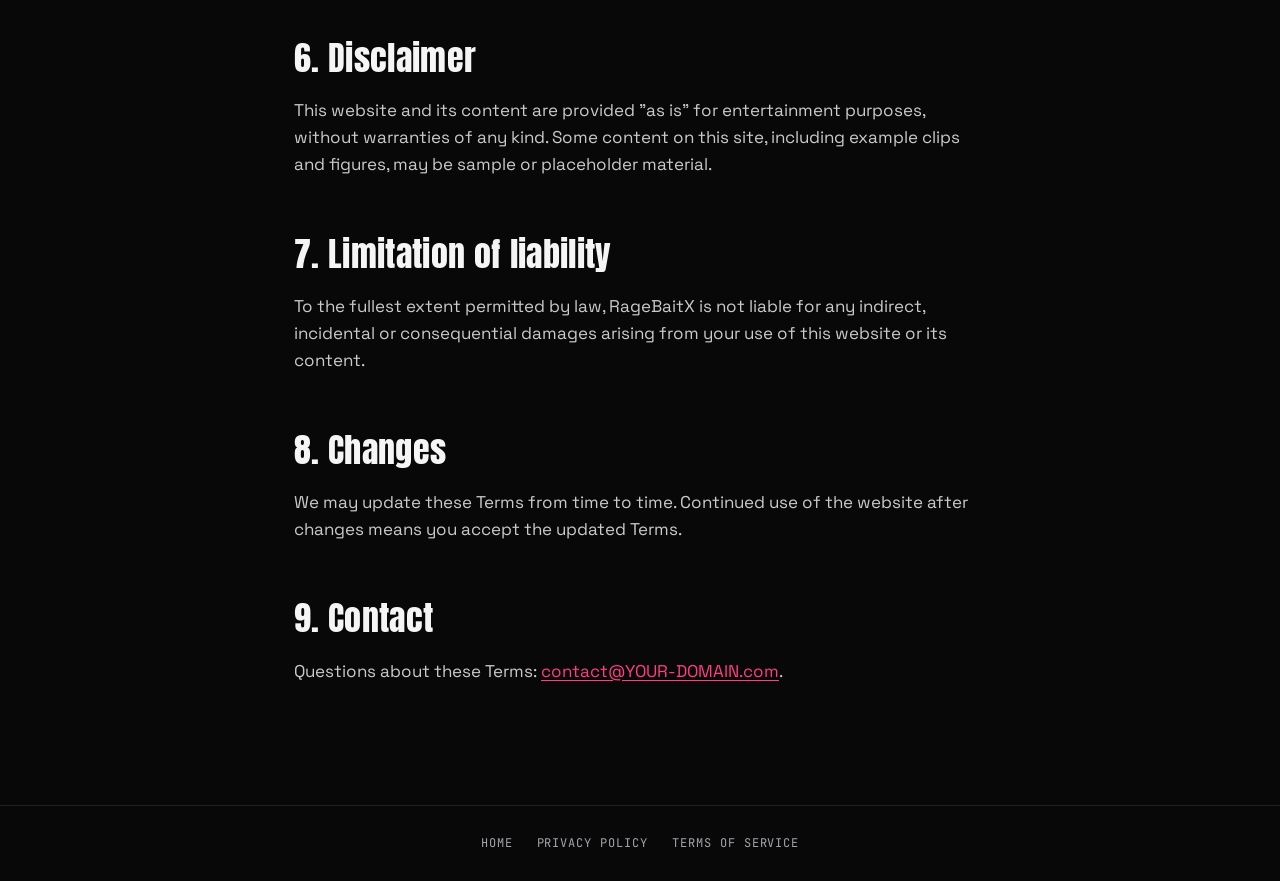
<file: terms.html>
<!doctype html>
<html lang="en">
<head>
  <meta charset="utf-8" />
  <meta name="viewport" content="width=device-width, initial-scale=1" />
  <title>Terms of Service — RageBaitX</title>
  <meta name="description" content="Terms for using the RageBaitX website and content." />
  <meta name="theme-color" content="#080808" />
  <link rel="icon" href="assets/favicon-32.png" sizes="32x32" />
  <link rel="preconnect" href="https://fonts.googleapis.com" />
  <link rel="preconnect" href="https://fonts.gstatic.com" crossorigin />
  <link href="https://fonts.googleapis.com/css2?family=Anton&family=JetBrains+Mono:wght@400;600&family=Space+Grotesk:wght@400;500;700&display=swap" rel="stylesheet" />
  <link rel="stylesheet" href="css/styles.css" />
  <link rel="stylesheet" href="css/legal.css" />
</head>
<body>
  <header class="legal-nav">
    <a class="nav__brand" href="index.html" aria-label="RageBaitX home">
      <img src="assets/logo-512.webp" alt="" width="36" height="36" style="width:36px;height:36px;object-fit:cover;border-radius:4px" />
      <span class="nav__word">RAGEBAIT<em>X</em></span>
    </a>
    <a class="back" href="index.html">← Back to site</a>
  </header>

  <main class="legal">
    <h1>TERMS OF SERVICE</h1>
    <p class="updated mono">Last updated: 7 November 2026</p>

    <p>These Terms of Service ("Terms") govern your use of the RageBaitX website and the content RageBaitX publishes. By using this website you agree to these Terms.</p>

    <h2>1. About RageBaitX</h2>
    <p>RageBaitX is an independent gaming entertainment brand that creates, edits and publishes short-form gaming clips on platforms including TikTok, YouTube, Instagram and Facebook. RageBaitX uses official platform APIs, including the TikTok Content Posting API, only to publish content to its own accounts.</p>

    <h2>2. Using this website</h2>
    <ul>
      <li>You may browse and share links to this website for personal, non-commercial purposes.</li>
      <li>You agree not to misuse the site, including by attempting to disrupt it, gain unauthorised access, or copy it in bulk with automated tools.</li>
    </ul>

    <h2>3. Content and intellectual property</h2>
    <p>The RageBaitX name, logo, website design and original edits are owned by RageBaitX. Game footage shown in clips remains the property of its respective owners and is used for commentary and entertainment. All game titles, trademarks and logos belong to their respective owners.</p>
    <p>RageBaitX is not affiliated with, endorsed or sponsored by Rockstar Games, Take-Two Interactive, TikTok, Google/YouTube or Meta.</p>

    <h2>4. Takedown requests</h2>
    <p>If you believe a RageBaitX clip uses your content without permission, or features you and you want it removed, email <a href="mailto:contact@YOUR-DOMAIN.com">contact@YOUR-DOMAIN.com</a> with a link to the clip and details of your request. We review every request and remove content where appropriate.</p>

    <h2>5. Third-party platforms</h2>
    <p>RageBaitX content is hosted on third-party platforms. Your use of those platforms is governed by their own terms and policies, including the TikTok Terms of Service, YouTube Terms of Service and Meta Terms.</p>

    <h2>6. Disclaimer</h2>
    <p>This website and its content are provided "as is" for entertainment purposes, without warranties of any kind. Some content on this site, including example clips and figures, may be sample or placeholder material.</p>

    <h2>7. Limitation of liability</h2>
    <p>To the fullest extent permitted by law, RageBaitX is not liable for any indirect, incidental or consequential damages arising from your use of this website or its content.</p>

    <h2>8. Changes</h2>
    <p>We may update these Terms from time to time. Continued use of the website after changes means you accept the updated Terms.</p>

    <h2>9. Contact</h2>
    <p>Questions about these Terms: <a href="mailto:contact@YOUR-DOMAIN.com">contact@YOUR-DOMAIN.com</a>.</p>
  </main>

  <footer class="legal-foot">
    <a href="index.html">Home</a><a href="privacy.html">Privacy Policy</a><a href="terms.html">Terms of Service</a>
  </footer>
</body>
</html>
</file>
<file: css/styles.css>
/* ═══════════════════════════════════════════════════════════
   RAGEBAITX — "THE FEED"
   ═══════════════════════════════════════════════════════════ */

:root {
  --black: #080808;
  --char: #121212;
  --char-2: #1a1a1d;
  --pink: #ff3d81;
  --orange: #ff7138;
  --purple: #8a42ff;
  --white: #f5f5f5;
  --muted: #a7a3ad;
  --line: rgba(245, 245, 245, 0.1);
  --grad: linear-gradient(100deg, var(--pink) 0%, var(--orange) 100%);
  --f-display: 'Anton', 'Oswald', 'Bebas Neue', 'Impact', 'Haettenschweiler', 'Arial Narrow Bold', sans-serif;
  --f-body: 'Space Grotesk', system-ui, -apple-system, 'Segoe UI', sans-serif;
  --f-mono: 'JetBrains Mono', ui-monospace, 'Consolas', monospace;
  --pad: clamp(20px, 5vw, 80px);
  --max: 1440px;
  --ease: cubic-bezier(0.22, 1, 0.36, 1);
  --cut: 14px;
}

*, *::before, *::after { box-sizing: border-box; }
html { -webkit-text-size-adjust: 100%; scroll-behavior: smooth; overflow-x: clip; }
body {
  margin: 0; background: var(--black); color: var(--white); font-family: var(--f-body);
  font-size: 17px; line-height: 1.6; -webkit-font-smoothing: antialiased;
}
img, video, canvas, svg { display: block; max-width: 100%; }
a { color: inherit; text-decoration: none; }
button { font: inherit; color: inherit; background: none; border: 0; cursor: pointer; }
h1, h2, h3, h4 { margin: 0; font-weight: 400; }
p { margin: 0; }
::selection { background: var(--pink); color: var(--black); }
:focus-visible { outline: 2px solid var(--orange); outline-offset: 3px; }
.mono { font-family: var(--f-mono); letter-spacing: 0.08em; font-size: 12px; text-transform: uppercase; }
.grad { background: var(--grad); -webkit-background-clip: text; background-clip: text; color: transparent; }
.outline { color: transparent; -webkit-text-stroke: 1.5px var(--white); }
.skip { position: absolute; left: -999px; top: 8px; z-index: 200; background: var(--pink); color: var(--black); padding: 8px 14px; }
.skip:focus { left: 8px; }

/* grain */
.grain {
  position: fixed; inset: -50%; z-index: 90; pointer-events: none; opacity: 0.07;
  background-image: url("data:image/svg+xml,%3Csvg xmlns='http://www.w3.org/2000/svg' width='160' height='160'%3E%3Cfilter id='n'%3E%3CfeTurbulence type='fractalNoise' baseFrequency='0.9' numOctaves='2' stitchTiles='stitch'/%3E%3C/filter%3E%3Crect width='100%25' height='100%25' filter='url(%23n)'/%3E%3C/svg%3E");
  animation: grain 0.9s steps(6) infinite;
}
@keyframes grain {
  0% { transform: translate(0, 0); } 20% { transform: translate(-3%, 2%); } 40% { transform: translate(2%, -3%); }
  60% { transform: translate(-2%, -1%); } 80% { transform: translate(3%, 3%); } 100% { transform: translate(0, 0); }
}

/* ─────────── custom crosshair cursor ─────────── */
.cursor { display: none; }
html.has-cursor, html.has-cursor a, html.has-cursor button, html.has-cursor [data-open] { cursor: none; }
html.has-cursor .cursor { display: block; position: fixed; left: 0; top: 0; z-index: 140; pointer-events: none; mix-blend-mode: difference; }
.cursor__ring, .cursor__dot { position: absolute; left: 0; top: 0; border-radius: 50%; transform: translate(-50%, -50%); }
.cursor__ring {
  width: 36px; height: 36px; border: 1.5px solid var(--white);
  transition: width 0.35s var(--ease), height 0.35s var(--ease), background 0.3s, border-color 0.3s;
}
.cursor__ring::before, .cursor__ring::after { content: ''; position: absolute; background: var(--white); }
.cursor__ring::before { left: 50%; top: -7px; bottom: -7px; width: 1.5px; margin-left: -0.75px; clip-path: polygon(0 0, 100% 0, 100% 20%, 0 20%, 0 80%, 100% 80%, 100% 100%, 0 100%); }
.cursor__ring::after { top: 50%; left: -7px; right: -7px; height: 1.5px; margin-top: -0.75px; clip-path: polygon(0 0, 20% 0, 20% 100%, 0 100%, 0 0, 80% 0, 100% 0, 100% 100%, 80% 100%); }
.cursor__dot { width: 4px; height: 4px; background: var(--white); }
.cursor__label { position: absolute; left: 30px; top: -6px; white-space: nowrap; color: var(--white); opacity: 0; transition: opacity 0.25s; font-size: 10px; }
.cursor.is-hover .cursor__ring { width: 64px; height: 64px; background: rgba(255, 255, 255, 0.12); }
.cursor.is-hover .cursor__ring::before, .cursor.is-hover .cursor__ring::after { opacity: 0; }
.cursor.is-hover .cursor__label { opacity: 1; left: 40px; }
.cursor.is-down .cursor__ring { width: 26px; height: 26px; }

/* ─────────── mission toasts ─────────── */
.toasts { position: fixed; top: 84px; right: var(--pad); z-index: 85; display: grid; gap: 10px; pointer-events: none; }
.toast {
  width: min(330px, calc(100vw - 40px)); padding: 14px 18px 14px 20px; background: rgba(10, 10, 12, 0.82);
  backdrop-filter: blur(14px); -webkit-backdrop-filter: blur(14px); border: 1px solid rgba(245, 245, 245, 0.12);
  border-left: 3px solid var(--pink); box-shadow: 0 20px 50px rgba(0, 0, 0, 0.5);
  transform: translateX(120%); transition: transform 0.6s var(--ease), opacity 0.6s;
}
.toast.in { transform: none; }
.toast.out { transform: translateX(120%); opacity: 0; }
.toast p { color: var(--pink); font-size: 10px; }
.toast h4 { font-family: var(--f-display); font-size: 24px; line-height: 1.05; margin-top: 4px; letter-spacing: 0.01em; }
.toast small { display: block; color: var(--muted); font-size: 12px; margin-top: 4px; }

/* ─────────── loader ─────────── */
.loader { position: fixed; inset: 0; z-index: 150; display: grid; place-items: center; background: var(--black); transition: opacity 0.8s var(--ease), visibility 0.8s; }
body:not(.is-loading) .loader { opacity: 0; visibility: hidden; }
.loader__inner { display: grid; justify-items: center; gap: 20px; }
.loader__logo {
  width: 180px; height: 180px; object-fit: cover; border-radius: 6px;
  box-shadow: 0 0 0 1px rgba(255, 61, 129, 0.35), 0 0 80px rgba(255, 61, 129, 0.35);
  animation: loaderIn 1.1s var(--ease) both, glitch 2.4s steps(1) 0.9s infinite;
}
@keyframes loaderIn { from { opacity: 0; transform: scale(0.85); filter: blur(12px); } to { opacity: 1; transform: none; filter: none; } }
@keyframes glitch {
  0%, 92%, 100% { transform: none; filter: none; }
  93% { transform: translate(-3px, 1px); filter: drop-shadow(3px 0 0 var(--pink)) drop-shadow(-3px 0 0 var(--purple)); }
  95% { transform: translate(2px, -1px); }
  97% { transform: translate(-1px, 0); filter: drop-shadow(-2px 0 0 var(--orange)); }
}
.loader__bar { width: 180px; height: 2px; background: var(--line); overflow: hidden; }
.loader__bar span { display: block; height: 100%; width: 0; background: var(--grad); transition: width 0.3s; }
.loader__label { color: var(--muted); }

/* ─────────── buttons ─────────── */
.btn {
  --h: 54px; position: relative; display: inline-flex; align-items: center; justify-content: center; gap: 12px; height: var(--h); padding: 0 28px;
  font-weight: 700; font-size: 14px; letter-spacing: 0.12em; text-transform: uppercase;
  clip-path: polygon(0 0, calc(100% - var(--cut)) 0, 100% var(--cut), 100% 100%, var(--cut) 100%, 0 calc(100% - var(--cut)));
  transition: transform 0.4s var(--ease), background 0.3s; overflow: hidden; isolation: isolate;
}
.btn svg { width: 18px; height: 18px; fill: none; stroke: currentColor; stroke-width: 2.2; transition: transform 0.4s var(--ease); }
.btn:hover svg { transform: translateX(4px); }
.btn--primary { background: var(--grad); color: var(--black); }
.btn--primary::after { content: ''; position: absolute; inset: 0; z-index: -1; background: linear-gradient(110deg, transparent 30%, rgba(255, 255, 255, 0.55) 50%, transparent 70%); transform: translateX(-120%); transition: transform 0.8s var(--ease); }
.btn--primary:hover::after { transform: translateX(120%); }
.btn--ghost { color: var(--white); background: rgba(245, 245, 245, 0.06); box-shadow: inset 0 0 0 1px rgba(245, 245, 245, 0.28); backdrop-filter: blur(10px); -webkit-backdrop-filter: blur(10px); }
.btn--ghost:hover { background: rgba(255, 61, 129, 0.14); box-shadow: inset 0 0 0 1px var(--pink); }
.icon-btn { width: 46px; height: 46px; display: grid; place-items: center; border: 1px solid var(--line); transition: border-color 0.3s, background 0.3s, transform 0.3s var(--ease); }
.icon-btn svg { width: 20px; height: 20px; fill: none; stroke: currentColor; stroke-width: 2; }
.icon-btn:hover { border-color: var(--pink); background: rgba(255, 61, 129, 0.1); }

/* ─────────── nav ─────────── */
.nav { position: fixed; top: 0; left: 0; right: 0; z-index: 80; display: flex; align-items: center; gap: 36px; padding: 18px var(--pad); transition: background 0.4s, padding 0.4s var(--ease), border-color 0.4s; border-bottom: 1px solid transparent; }
.nav.is-scrolled { background: rgba(8, 8, 8, 0.72); backdrop-filter: blur(16px) saturate(1.4); -webkit-backdrop-filter: blur(16px) saturate(1.4); padding-top: 12px; padding-bottom: 12px; border-color: var(--line); }
.nav__brand { display: flex; align-items: center; gap: 12px; margin-right: auto; }
.nav__brand img { width: 40px; height: 40px; object-fit: cover; border-radius: 4px; box-shadow: 0 0 22px rgba(255, 61, 129, 0.45); }
.nav__word { font-family: var(--f-display); font-size: 22px; letter-spacing: 0.04em; }
.nav__word em { font-style: normal; color: var(--pink); }
.nav__links { display: flex; gap: 30px; }
.nav__links a { position: relative; display: flex; align-items: baseline; gap: 6px; font-size: 14px; font-weight: 500; letter-spacing: 0.06em; text-transform: uppercase; color: rgba(245, 245, 245, 0.78); transition: color 0.3s; }
.nav__links a .mono { font-size: 9px; color: var(--pink); }
.nav__links a::after { content: ''; position: absolute; left: 0; right: 0; bottom: -6px; height: 2px; background: var(--grad); transform: scaleX(0); transform-origin: right; transition: transform 0.4s var(--ease); }
.nav__links a:hover, .nav__links a.is-active { color: var(--white); }
.nav__links a:hover::after, .nav__links a.is-active::after { transform: scaleX(1); transform-origin: left; }
.chaos { display: flex; align-items: center; gap: 10px; padding: 8px 12px; border: 1px solid var(--line); background: rgba(8, 8, 8, 0.4); }
.chaos__label { font-size: 9px; color: var(--muted); }
.chaos__stars { display: flex; gap: 4px; }
.chaos__stars i {
  width: 13px; height: 13px; background: rgba(245, 245, 245, 0.18);
  clip-path: polygon(50% 0, 61% 35%, 98% 35%, 68% 57%, 79% 91%, 50% 70%, 21% 91%, 32% 57%, 2% 35%, 39% 35%);
  transition: background 0.3s;
}
.chaos__stars i.on { background: var(--white); animation: starPop 0.6s var(--ease); }
.chaos__stars i.on:last-child { background: var(--pink); }
.chaos.is-flash { animation: chaosFlash 0.9s steps(2) 2; }
@keyframes starPop { 0% { transform: scale(0.2); } 60% { transform: scale(1.5); background: var(--pink); } 100% { transform: scale(1); } }
@keyframes chaosFlash { 50% { border-color: var(--pink); box-shadow: 0 0 22px rgba(255, 61, 129, 0.45); } }
.nav__burger { display: none; width: 44px; height: 44px; position: relative; }
.nav__burger span { position: absolute; left: 10px; right: 10px; height: 2px; background: var(--white); transition: transform 0.4s var(--ease); }
.nav__burger span:first-child { top: 17px; } .nav__burger span:last-child { top: 25px; }
.nav__burger[aria-expanded='true'] span:first-child { transform: translateY(4px) rotate(45deg); }
.nav__burger[aria-expanded='true'] span:last-child { transform: translateY(-4px) rotate(-45deg); }
.mobile-menu { position: fixed; inset: 0; z-index: 79; background: rgba(8, 8, 8, 0.96); backdrop-filter: blur(20px); display: grid; align-content: center; justify-items: center; gap: 18px; }
.mobile-menu[hidden] { display: none; }
.mobile-menu a { font-family: var(--f-display); font-size: 48px; }
.mobile-menu a:hover { color: var(--pink); }

/* ─────────── HERO: THE FEED ─────────── */
.feed { position: relative; height: 560vh; }
.feed__sticky { position: sticky; top: 0; height: 100vh; height: 100svh; overflow: hidden; }
.feed__bg { position: absolute; inset: 0; background: var(--black); }
.feed__poster, .feed__canvas { position: absolute; inset: 0; width: 100%; height: 100%; object-fit: cover; }
.feed__canvas { opacity: 0; transition: opacity 1.2s; }
.feed.has-webgl .feed__canvas { opacity: 1; }
.feed__dim { position: absolute; inset: 0; pointer-events: none; background: radial-gradient(70% 60% at 50% 50%, rgba(8, 8, 8, 0.35), rgba(8, 8, 8, 0.82)), linear-gradient(0deg, var(--black) 0%, transparent 25%); }
.feed__viewport { position: absolute; inset: 0; perspective: 900px; perspective-origin: 50% 50%; overflow: hidden; }
.feed__world { position: absolute; left: 50%; top: 50%; width: 0; height: 0; transform-style: preserve-3d; will-change: transform; }
.feed__screens { position: absolute; left: 0; top: 0; transform-style: preserve-3d; }
.feed__floor {
  position: absolute; left: -2600px; top: -5000px; width: 5200px; height: 10000px; pointer-events: none;
  background-image:
    linear-gradient(rgba(138, 66, 255, 0.55) 2px, transparent 2px),
    linear-gradient(90deg, rgba(255, 61, 129, 0.45) 2px, transparent 2px);
  background-size: 200px 200px;
  transform: translate3d(0, 620px, -4600px) rotateX(90deg);
  -webkit-mask-image: linear-gradient(180deg, transparent 0%, #000 45%, #000 92%, transparent 100%);
  mask-image: linear-gradient(180deg, transparent 0%, #000 45%, #000 92%, transparent 100%);
}
.gate {
  position: absolute; left: 0; top: 0; width: var(--gw); height: var(--gh); margin: calc(var(--gh) / -2) 0 0 calc(var(--gw) / -2);
  border: 2px solid var(--gc); pointer-events: none;
  box-shadow: 0 0 24px var(--gc), inset 0 0 24px var(--gc);
  clip-path: polygon(0 0, 18% 0, 18% 3px, 82% 3px, 82% 0, 100% 0, 100% 100%, 82% 100%, 82% calc(100% - 3px), 18% calc(100% - 3px), 18% 100%, 0 100%);
}
.gate span { position: absolute; top: -26px; left: 0; color: var(--gc); font-family: var(--f-mono); font-size: 14px; letter-spacing: 0.2em; }
.screen {
  position: absolute; left: 0; top: 0; width: var(--w); height: var(--h); margin: calc(var(--h) / -2) 0 0 calc(var(--w) / -2);
  transform-style: preserve-3d;
}
.screen__in {
  position: absolute; inset: 0; overflow: hidden; background: var(--char); border: 1px solid rgba(255, 61, 129, 0.35);
  box-shadow: 0 0 40px rgba(255, 61, 129, 0.18), 0 30px 60px rgba(0, 0, 0, 0.6);
  transition: transform 0.5s var(--ease), border-color 0.3s, box-shadow 0.3s;
}
.screen__in img { width: 100%; height: 100%; object-fit: cover; animation: kb 14s ease-in-out infinite alternate; }
.screen:nth-child(3n) .screen__in img { animation-duration: 18s; animation-direction: alternate-reverse; }
@keyframes kb { from { transform: scale(1.02); } to { transform: scale(1.14) translate(-2%, 1%); } }
.screen__in::after { content: ''; position: absolute; inset: 0; background: linear-gradient(0deg, rgba(8, 8, 8, 0.85), transparent 55%), repeating-linear-gradient(0deg, rgba(255, 255, 255, 0.035) 0 1px, transparent 1px 3px); }
.screen__bar { position: absolute; top: 10px; left: 12px; right: 12px; z-index: 2; display: flex; justify-content: space-between; font-size: 10px; color: rgba(245, 245, 245, 0.85); }
.screen__bar b { display: inline-flex; align-items: center; gap: 6px; font-weight: 600; }
.screen__bar b::before { content: ''; width: 6px; height: 6px; border-radius: 50%; background: var(--pink); animation: blink 1.2s steps(2) infinite; }
@keyframes blink { 50% { opacity: 0; } }
.screen__hook { position: absolute; left: 12px; right: 12px; bottom: 12px; z-index: 2; font-family: var(--f-display); font-size: 26px; line-height: 1; text-shadow: 0 2px 0 rgba(0, 0, 0, 0.6); }
.screen:hover .screen__in { transform: scale(1.06); border-color: var(--pink); box-shadow: 0 0 60px rgba(255, 61, 129, 0.45); }
.plane { position: absolute; left: 0; top: 0; text-align: center; transform-style: preserve-3d; pointer-events: none; }
.plane > * { pointer-events: auto; }
.plane--title { width: min(1200px, 92vw); margin-top: calc(-1 * var(--title-lift, 4vh)); }
.plane--title .eyebrow { justify-content: center; }
.feed__title { font-family: var(--f-display); font-size: clamp(40px, min(11.5vw, 16vh), 190px); line-height: 0.88; text-shadow: 0 10px 50px rgba(0, 0, 0, 0.6); }
.feed__title .line { display: block; overflow: hidden; padding-bottom: 0.03em; }
.feed__title .word { display: inline-block; transform: translateY(105%); transition: transform 1.2s var(--ease); }
body.is-ready .feed__title .word { transform: none; }
.feed__title .line:nth-child(2) .word { transition-delay: 0.12s; }
.feed__title .line:nth-child(3) .word { transition-delay: 0.24s; }
.word--grad { background: linear-gradient(100deg, var(--pink), var(--orange), var(--pink)); background-size: 200% 100%; -webkit-background-clip: text; background-clip: text; color: transparent; animation: sheen 6s linear infinite; filter: drop-shadow(0 0 34px rgba(255, 61, 129, 0.45)); }
@keyframes sheen { to { background-position: -200% 0; } }
.plane--chapter { width: min(1100px, 90vw); }
.plane--chapter p { color: var(--pink); margin-bottom: 18px; }
.plane--chapter h2 { font-family: var(--f-display); font-size: clamp(48px, 8vw, 140px); line-height: 0.92; text-shadow: 0 10px 40px rgba(0, 0, 0, 0.7); }
.plane--exit { width: min(900px, 90vw); display: grid; justify-items: center; gap: 28px; }
.plane--exit img { width: 220px; height: 220px; object-fit: cover; border-radius: 6px; box-shadow: 0 0 0 1px rgba(255, 61, 129, 0.5), 0 0 120px rgba(255, 61, 129, 0.5); }
.plane--exit h2 { font-family: var(--f-display); font-size: clamp(44px, 7vw, 120px); line-height: 0.92; }

.eyebrow { display: flex; align-items: center; gap: 12px; color: var(--muted); margin-bottom: 22px; }
.eyebrow__line { width: 36px; height: 1px; background: var(--pink); }
.live-dot { width: 8px; height: 8px; border-radius: 50%; background: var(--pink); box-shadow: 0 0 0 0 rgba(255, 61, 129, 0.7); animation: live 1.6s infinite; flex: none; }
@keyframes live { 70% { box-shadow: 0 0 0 10px rgba(255, 61, 129, 0); } 100% { box-shadow: 0 0 0 0 rgba(255, 61, 129, 0); } }

.hud { position: absolute; z-index: 3; color: rgba(245, 245, 245, 0.75); pointer-events: none; }
.hud--tl { top: 96px; left: var(--pad); display: flex; align-items: center; gap: 10px; }
.hud__clock { color: var(--orange); }
.hud--depth { right: var(--pad); top: 50%; transform: translateY(-50%); display: grid; justify-items: end; gap: 10px; }
.hud--depth .mono { font-size: 10px; color: var(--muted); }
.depth__val { font-family: var(--f-display); font-size: 42px; line-height: 1; font-variant-numeric: tabular-nums; }
.depth__bar { position: relative; width: 2px; height: 160px; background: rgba(245, 245, 245, 0.15); }
.depth__bar span { position: absolute; left: 0; top: 0; width: 100%; height: 0; background: var(--grad); box-shadow: 0 0 10px var(--pink); }
.feed__intro { position: absolute; left: 50%; bottom: clamp(70px, 10vh, 110px); z-index: 3; width: min(640px, 90vw); transform: translateX(-50%); text-align: center; will-change: opacity, transform; }
.feed__sub { font-size: clamp(16px, 1.3vw, 19px); color: rgba(245, 245, 245, 0.85); opacity: 0; transform: translateY(20px); transition: opacity 1s var(--ease) 0.6s, transform 1s var(--ease) 0.6s; }
.feed__ctas { display: flex; flex-wrap: wrap; justify-content: center; gap: 14px; margin-top: 26px; opacity: 0; transform: translateY(20px); transition: opacity 1s var(--ease) 0.75s, transform 1s var(--ease) 0.75s; }
body.is-ready .feed__sub, body.is-ready .feed__ctas { opacity: 1; transform: none; }
.scroll-cue { position: absolute; left: var(--pad); bottom: 34px; z-index: 3; display: flex; align-items: center; gap: 12px; color: rgba(245, 245, 245, 0.7); }
.scroll-cue .mono { font-size: 10px; letter-spacing: 0.3em; }
.scroll-cue__mouse { width: 22px; height: 34px; border: 1.5px solid rgba(245, 245, 245, 0.6); border-radius: 11px; position: relative; }
.scroll-cue__mouse span { position: absolute; left: 50%; top: 6px; width: 3px; height: 7px; margin-left: -1.5px; border-radius: 2px; background: var(--pink); animation: wheel 1.8s var(--ease) infinite; }
@keyframes wheel { 0% { opacity: 0; transform: translateY(-4px); } 30% { opacity: 1; } 100% { opacity: 0; transform: translateY(12px); } }

/* ─────────── marquee ─────────── */
.marquee { position: relative; z-index: 3; margin-top: -1px; overflow: hidden; transform: rotate(-2deg) scale(1.04); background: var(--grad); color: var(--black); padding: 16px 0; box-shadow: 0 20px 60px rgba(255, 61, 129, 0.25); }
.marquee__track { display: flex; gap: 34px; width: max-content; animation: marquee 30s linear infinite; font-family: var(--f-display); font-size: clamp(22px, 2.6vw, 38px); letter-spacing: 0.02em; white-space: nowrap; }
.marquee__track b { font-family: var(--f-body); font-size: 0.6em; align-self: center; }
@keyframes marquee { to { transform: translateX(-50%); } }

/* ─────────── sections ─────────── */
.section { position: relative; max-width: var(--max); margin: 0 auto; padding: clamp(100px, 14vw, 180px) var(--pad); }
.section__head { display: flex; align-items: flex-end; justify-content: space-between; gap: 40px; flex-wrap: wrap; margin-bottom: clamp(40px, 5vw, 64px); }
.section__title { font-family: var(--f-display); font-size: clamp(44px, 6.4vw, 104px); line-height: 0.92; }
.section__aside { max-width: 360px; color: var(--muted); }
.reveal { opacity: 0; transform: translateY(36px); transition: opacity 1s var(--ease), transform 1s var(--ease); }
.reveal.in { opacity: 1; transform: none; }

/* ─────────── CLIPS: pinned coverflow ─────────── */
.clips { position: relative; height: 340vh; }
.clips__sticky { position: sticky; top: 0; height: 100vh; height: 100svh; overflow: hidden; display: flex; flex-direction: column; justify-content: center; gap: clamp(24px, 4vh, 48px); padding-top: 70px; }
.clips__head { display: flex; align-items: flex-end; justify-content: space-between; gap: 30px; flex-wrap: wrap; padding: 0 var(--pad); }
.clips__head .section__title { font-size: clamp(40px, min(5.6vw, 9vh), 96px); }
.clips__side { display: grid; justify-items: end; gap: 16px; }
.clips__count { color: var(--muted); }
.clips__idx { color: var(--white); }
.filters { display: flex; flex-wrap: wrap; gap: 8px; justify-content: flex-end; }
.filter { padding: 9px 14px; font-family: var(--f-mono); font-size: 11px; letter-spacing: 0.08em; text-transform: uppercase; border: 1px solid var(--line); color: rgba(245, 245, 245, 0.75); transition: all 0.3s var(--ease); }
.filter:hover { border-color: rgba(255, 61, 129, 0.6); color: var(--white); }
.filter[aria-selected='true'] { background: var(--white); color: var(--black); border-color: var(--white); }
.clips__track { display: flex; align-items: center; gap: clamp(18px, 2.2vw, 34px); padding: 0 var(--pad); width: max-content; will-change: transform; perspective: 1600px; }
.card { flex: none; width: clamp(290px, 30vw, 470px); transform-style: preserve-3d; transition: opacity 0.5s var(--ease); }
.card.is-hidden { display: none; }
.card--featured { width: clamp(320px, 46vw, 760px); }
.card__media {
  position: relative; display: block; width: 100%; aspect-ratio: 16 / 10; overflow: hidden; background: var(--char); text-align: left;
  clip-path: polygon(0 0, calc(100% - 22px) 0, 100% 22px, 100% 100%, 22px 100%, 0 calc(100% - 22px));
}
.card__media img, .card__media video { position: absolute; inset: 0; width: 100%; height: 100%; object-fit: cover; transition: transform 1.4s var(--ease), filter 0.6s; }
.card__media video { opacity: 0; transition: opacity 0.4s; }
.card:hover .card__media img { transform: scale(1.08); filter: saturate(1.25); }
.card.is-previewing .card__media video { opacity: 1; }
.card__media::before { content: ''; position: absolute; inset: 0; z-index: 1; background: linear-gradient(0deg, rgba(8, 8, 8, 0.7) 0%, rgba(8, 8, 8, 0) 50%); }
.card__hook {
  position: absolute; left: 18px; bottom: 18px; z-index: 2; max-width: 80%;
  font-family: var(--f-display); font-size: clamp(30px, 3vw, 52px); line-height: 0.95; letter-spacing: 0.01em; color: var(--white);
  text-shadow: 3px 3px 0 var(--pink), 0 0 30px rgba(0, 0, 0, 0.5); transform: rotate(-3deg); transform-origin: left bottom;
}
.card--featured .card__hook { font-size: clamp(38px, 4.6vw, 80px); }
.card__tag { position: absolute; top: 14px; left: 14px; z-index: 2; padding: 5px 9px; background: rgba(8, 8, 8, 0.65); backdrop-filter: blur(8px); -webkit-backdrop-filter: blur(8px); border: 1px solid rgba(245, 245, 245, 0.16); }
.card__dur { position: absolute; top: 14px; right: 40px; z-index: 2; color: rgba(245, 245, 245, 0.85); }
.card__play {
  position: absolute; right: 18px; bottom: 18px; z-index: 2; width: 58px; height: 58px; border-radius: 50%; display: grid; place-items: center;
  background: rgba(8, 8, 8, 0.4); border: 1.5px solid rgba(245, 245, 245, 0.7); backdrop-filter: blur(6px); -webkit-backdrop-filter: blur(6px);
  transition: transform 0.5s var(--ease), background 0.4s, border-color 0.4s;
}
.card__play svg { width: 18px; height: 18px; margin-left: 3px; fill: var(--white); }
.card:hover .card__play { transform: scale(1.12); background: var(--pink); border-color: var(--pink); }
.card__bar { position: absolute; left: 0; right: 0; bottom: 0; z-index: 3; height: 3px; background: rgba(245, 245, 245, 0.12); }
.card__bar span { display: block; height: 100%; width: 0; background: var(--grad); }
.card:hover .card__bar span { animation: preview 5s linear forwards; }
@keyframes preview { to { width: 100%; } }
.card__meta { padding-top: 16px; }
.card__meta h3 { font-family: var(--f-display); font-size: clamp(22px, 1.7vw, 28px); line-height: 1.05; }
.card__meta p { margin-top: 6px; color: var(--muted); font-size: 15px; max-width: 460px; }
.stats { display: flex; flex-wrap: wrap; align-items: center; gap: 16px; margin-top: 12px; color: rgba(245, 245, 245, 0.7); }
.stats span { display: inline-flex; align-items: center; gap: 6px; }
.stats svg { width: 15px; height: 15px; fill: none; stroke: currentColor; stroke-width: 2; }
.badge-sample { color: var(--orange); border: 1px solid rgba(255, 113, 56, 0.45); padding: 2px 7px; font-size: 10px; }
.clips__progress { position: relative; margin: 0 var(--pad); height: 2px; background: var(--line); }
.clips__progress span { position: absolute; left: 0; top: 0; height: 100%; width: 0; background: var(--grad); box-shadow: 0 0 10px var(--pink); }

/* ─────────── TRENDING: leaderboard ─────────── */
.trending .eyebrow { color: var(--white); }
.feed-clock { color: var(--orange); }
.board { list-style: none; margin: 0; padding: 0; border-top: 1px solid var(--line); }
.board__row { position: relative; border-bottom: 1px solid var(--line); }
.board__btn {
  position: relative; width: 100%; display: grid; grid-template-columns: 110px minmax(0, 1fr) 170px 120px 90px 40px; align-items: center; gap: 20px;
  padding: 22px 12px; text-align: left; overflow: hidden; isolation: isolate;
}
.board__btn::before { content: ''; position: absolute; inset: 0; z-index: -1; background: linear-gradient(90deg, rgba(255, 61, 129, 0.16), rgba(255, 113, 56, 0.06) 60%, transparent); transform: scaleX(0); transform-origin: left; transition: transform 0.6s var(--ease); }
.board__btn:hover::before, .board__btn:focus-visible::before { transform: scaleX(1); }
.board__rank { font-family: var(--f-display); font-size: 58px; line-height: 1; color: transparent; -webkit-text-stroke: 1.5px rgba(245, 245, 245, 0.6); transition: color 0.4s, -webkit-text-stroke-color 0.4s; }
.board__btn:hover .board__rank { color: var(--pink); -webkit-text-stroke-color: var(--pink); }
.board__title { font-family: var(--f-display); font-size: clamp(24px, 2.4vw, 40px); line-height: 1.05; transition: transform 0.5s var(--ease); }
.board__btn:hover .board__title { transform: translateX(12px); }
.board__title small { display: block; font-family: var(--f-mono); font-size: 11px; letter-spacing: 0.08em; color: var(--muted); margin-top: 6px; text-transform: uppercase; }
.board__cell { color: rgba(245, 245, 245, 0.75); }
.board__trend { display: inline-flex; align-items: center; gap: 6px; color: var(--pink); }
.board__arrow svg { width: 24px; height: 24px; fill: none; stroke: currentColor; stroke-width: 2; transition: transform 0.5s var(--ease); }
.board__btn:hover .board__arrow svg { transform: translate(4px, -4px); color: var(--pink); }
.board__thumb { display: none; }
.board__preview {
  position: fixed; left: 0; top: 0; z-index: 60; width: 340px; aspect-ratio: 16 / 10; pointer-events: none; overflow: hidden;
  border: 1px solid rgba(255, 61, 129, 0.6); box-shadow: 0 30px 80px rgba(0, 0, 0, 0.6), 0 0 50px rgba(255, 61, 129, 0.3);
  opacity: 0; transform: translate(-50%, -50%) scale(0.7) rotate(-4deg); transition: opacity 0.3s, transform 0.5s var(--ease);
}
.board__preview.is-on { opacity: 1; transform: translate(-50%, -50%) scale(1) rotate(-3deg); }
.board__preview img { width: 100%; height: 100%; object-fit: cover; }
.board__preview span { position: absolute; left: 14px; bottom: 12px; font-family: var(--f-display); font-size: 30px; letter-spacing: 0.01em; text-transform: none; text-shadow: 2px 2px 0 var(--pink); }
.row-head { display: flex; align-items: center; justify-content: space-between; margin: clamp(70px, 8vw, 110px) 0 26px; }
.row-head h3 { font-family: var(--f-display); font-size: clamp(26px, 2.6vw, 38px); }
.carousel-nav { display: flex; gap: 8px; }
.rail { display: flex; gap: 18px; overflow-x: auto; scroll-snap-type: x mandatory; padding: 4px var(--pad) 22px; margin: 0 calc(var(--pad) * -1); scroll-padding-left: var(--pad); scrollbar-width: none; }
.rail::-webkit-scrollbar { display: none; }
.rail.is-dragging { scroll-snap-type: none; }
.rail.is-dragging * { pointer-events: none; }
.tcard { position: relative; flex: none; width: clamp(260px, 26vw, 380px); aspect-ratio: 9 / 13; scroll-snap-align: start; overflow: hidden; background: var(--char); text-align: left; border: 1px solid transparent; transition: border-color 0.4s, transform 0.5s var(--ease); }
.tcard:hover { border-color: rgba(255, 61, 129, 0.5); transform: translateY(-6px); }
.tcard img { position: absolute; inset: 0; width: 100%; height: 100%; object-fit: cover; transition: transform 1.2s var(--ease); }
.tcard:hover img { transform: scale(1.07); }
.tcard::after { content: ''; position: absolute; inset: 0; background: linear-gradient(0deg, rgba(8, 8, 8, 0.92) 0%, rgba(8, 8, 8, 0.1) 55%, rgba(8, 8, 8, 0.3) 100%); }
.tcard__hook { position: absolute; left: 18px; right: 18px; top: 46%; z-index: 2; font-family: var(--f-display); font-size: 38px; line-height: 0.95; text-shadow: 3px 3px 0 var(--pink); transform: rotate(-3deg); }
.tcard__body { position: absolute; left: 18px; right: 18px; bottom: 18px; z-index: 2; }
.tcard__body h4 { font-family: var(--f-display); font-size: 22px; line-height: 1.05; margin-top: 6px; }
.tcard__meta { color: rgba(245, 245, 245, 0.65); }
.tcard__label { position: absolute; top: 16px; left: 16px; z-index: 2; padding: 5px 9px; background: var(--white); color: var(--black); font-weight: 600; }

/* ─────────── about ─────────── */
.about { position: relative; overflow: hidden; background: var(--char); }
.about__bg { position: absolute; inset: -10%; background: radial-gradient(60% 50% at 80% 30%, rgba(138, 66, 255, 0.28), transparent 70%), radial-gradient(50% 50% at 10% 90%, rgba(255, 61, 129, 0.18), transparent 70%), url('../assets/thumbs/t3.webp') center / cover no-repeat; opacity: 0.2; -webkit-mask-image: linear-gradient(180deg, transparent, #000 25%, #000 75%, transparent); mask-image: linear-gradient(180deg, transparent, #000 25%, #000 75%, transparent); }
.about::before { content: 'X'; position: absolute; right: -4vw; top: 50%; transform: translateY(-50%); font-family: var(--f-display); font-size: 70vw; line-height: 0.8; color: transparent; -webkit-text-stroke: 1px rgba(255, 61, 129, 0.08); pointer-events: none; }
.about__inner { display: grid; grid-template-columns: minmax(0, 1.25fr) minmax(0, 1fr); gap: clamp(40px, 6vw, 100px); align-items: center; }
.about__title { font-family: var(--f-display); font-size: clamp(42px, 5.6vw, 92px); line-height: 0.95; }
.about__title .w { opacity: 0.14; transition: opacity 0.35s, color 0.35s; }
.about__title .w.on { opacity: 1; }
.about__title .w.hot { color: var(--pink); }
.about__lede { margin-top: 34px; max-width: 600px; font-size: clamp(17px, 1.3vw, 20px); color: rgba(245, 245, 245, 0.82); }
.steps { list-style: none; padding: 0; margin: 46px 0 0; }
.steps li { display: grid; grid-template-columns: 64px 1fr; gap: 18px; padding: 22px 0; border-top: 1px solid var(--line); }
.steps li:last-child { border-bottom: 1px solid var(--line); }
.steps__n { color: var(--pink); padding-top: 6px; }
.steps h3 { font-family: var(--f-display); font-size: 30px; letter-spacing: 0.02em; }
.steps p { color: var(--muted); font-size: 15px; margin-top: 4px; max-width: 460px; }
.about__visual { display: grid; justify-items: center; gap: 18px; perspective: 1000px; }
.logo-card { position: relative; width: min(100%, 460px); aspect-ratio: 1; transform-style: preserve-3d; transition: transform 0.2s ease-out; box-shadow: 0 0 0 1px rgba(255, 61, 129, 0.4), 0 40px 120px rgba(255, 61, 129, 0.25), 0 0 80px rgba(138, 66, 255, 0.25); }
.logo-card img { width: 100%; height: 100%; object-fit: cover; }
.logo-card__glare { position: absolute; inset: 0; background: radial-gradient(circle at var(--gx, 50%) var(--gy, 0%), rgba(255, 255, 255, 0.28), transparent 45%); mix-blend-mode: overlay; pointer-events: none; }
.logo-card::before { content: ''; position: absolute; inset: -14px; border: 1px solid rgba(245, 245, 245, 0.14); transform: translateZ(-40px); }
.logo-card__cap { color: var(--muted); }

/* ─────────── socials ─────────── */
.social-grid { display: grid; grid-template-columns: repeat(4, minmax(0, 1fr)); gap: 18px; }
.social { --c1: var(--pink); --c2: var(--orange); position: relative; display: flex; flex-direction: column; min-height: 320px; padding: 28px; background: var(--char); border: 1px solid var(--line); overflow: hidden; isolation: isolate; transition: transform 0.6s var(--ease), border-color 0.4s; }
.social::before { content: ''; position: absolute; inset: 0; z-index: -1; opacity: 0; transition: opacity 0.6s var(--ease); background: radial-gradient(120% 90% at 100% 0%, color-mix(in srgb, var(--c1) 55%, transparent), transparent 60%), radial-gradient(90% 80% at 0% 100%, color-mix(in srgb, var(--c2) 40%, transparent), transparent 60%); }
.social:hover { transform: translateY(-8px); border-color: color-mix(in srgb, var(--c1) 70%, transparent); }
.social:hover::before { opacity: 1; }
.social--youtube { --c1: #ff2a2a; --c2: var(--orange); }
.social--tiktok { --c1: var(--pink); --c2: #25f4ee; }
.social--instagram { --c1: var(--purple); --c2: var(--orange); }
.social--facebook { --c1: #3b6cff; --c2: var(--purple); }
.social__icon { width: 54px; height: 54px; }
.social__icon svg { width: 100%; height: 100%; fill: var(--white); }
.social__name { font-family: var(--f-display); font-size: clamp(32px, 3vw, 46px); line-height: 1; margin-top: auto; padding-top: 40px; }
.social__handle { color: var(--muted); margin-top: 8px; }
.social__go { display: flex; align-items: center; justify-content: space-between; margin-top: 30px; padding-top: 18px; border-top: 1px solid var(--line); font-weight: 600; font-size: 14px; letter-spacing: 0.06em; text-transform: uppercase; }
.social__go svg { width: 22px; height: 22px; fill: none; stroke: currentColor; stroke-width: 2; transition: transform 0.5s var(--ease); }
.social:hover .social__go svg { transform: translate(4px, -4px); }
.social.is-soon .social__go { color: rgba(245, 245, 245, 0.45); }
.social.is-soon:hover { transform: none; }

/* ─────────── footer ─────────── */
.footer { position: relative; overflow: hidden; border-top: 1px solid var(--line); background: var(--black); }
.footer__floor { position: absolute; left: -50%; right: -50%; bottom: 0; height: 60%; opacity: 0.55; background-image: linear-gradient(rgba(138, 66, 255, 0.55) 1px, transparent 1px), linear-gradient(90deg, rgba(138, 66, 255, 0.55) 1px, transparent 1px); background-size: 60px 60px; transform: perspective(500px) rotateX(62deg); transform-origin: bottom; -webkit-mask-image: linear-gradient(0deg, #000 10%, transparent 90%); mask-image: linear-gradient(0deg, #000 10%, transparent 90%); animation: floor 3s linear infinite; }
@keyframes floor { to { background-position: 0 60px; } }
.footer::before { content: ''; position: absolute; left: 50%; top: 18%; width: 60vw; height: 30vw; transform: translateX(-50%); background: radial-gradient(closest-side, rgba(255, 61, 129, 0.25), transparent); filter: blur(20px); }
.footer__inner { position: relative; z-index: 1; max-width: var(--max); margin: 0 auto; padding: clamp(80px, 10vw, 140px) var(--pad) 36px; }
.footer__done { text-align: center; color: var(--pink); margin-bottom: 24px; }
.footer__big { font-family: var(--f-display); font-size: clamp(60px, 15.5vw, 250px); line-height: 0.85; text-align: center; letter-spacing: 0.01em; white-space: nowrap; color: transparent; -webkit-text-stroke: 1.5px rgba(245, 245, 245, 0.25); background: linear-gradient(100deg, transparent 35%, var(--pink) 50%, var(--orange) 55%, transparent 70%); background-size: 250% 100%; -webkit-background-clip: text; background-clip: text; animation: sweep 7s ease-in-out infinite; user-select: none; }
@keyframes sweep { 0% { background-position: 120% 0; } 100% { background-position: -120% 0; } }
.footer__cols { display: grid; grid-template-columns: 1.5fr 1fr 1fr 1fr; gap: 40px; margin-top: clamp(50px, 6vw, 90px); }
.footer__cols h4 { color: var(--muted); margin-bottom: 16px; }
.footer__cols a { display: block; padding: 4px 0; color: rgba(245, 245, 245, 0.82); transition: color 0.3s, transform 0.3s var(--ease); }
.footer__cols a:hover { color: var(--pink); transform: translateX(4px); }
.footer__brand img { width: 72px; height: 72px; object-fit: cover; border-radius: 4px; }
.footer__brand p { margin-top: 18px; color: var(--muted); max-width: 260px; }
.footer__base { display: grid; grid-template-columns: auto 1fr auto; align-items: center; gap: 30px; margin-top: 70px; padding-top: 26px; border-top: 1px solid var(--line); }
.footer__base .mono { color: var(--muted); font-size: 11px; }
.footer__disclaimer { color: rgba(245, 245, 245, 0.4); font-size: 12px; line-height: 1.5; max-width: 620px; }
.to-top { position: relative; width: 56px; height: 56px; display: grid; place-items: center; }
.to-top__ring { position: absolute; inset: 0; width: 100%; height: 100%; transform: rotate(-90deg); }
.to-top__ring circle { fill: none; stroke: var(--pink); stroke-width: 2; stroke-dasharray: 138.2; stroke-dashoffset: var(--off, 138.2); transition: stroke-dashoffset 0.15s linear; }
.to-top::before { content: ''; position: absolute; inset: 4px; border-radius: 50%; border: 1px solid var(--line); transition: background 0.3s; }
.to-top:hover::before { background: rgba(255, 61, 129, 0.15); }
.to-top__arrow { width: 22px; height: 22px; fill: none; stroke: var(--white); stroke-width: 2; transition: transform 0.4s var(--ease); }
.to-top:hover .to-top__arrow { transform: translateY(-4px); }

/* ─────────── modal ─────────── */
.modal { width: min(1100px, 92vw); max-height: 90vh; padding: 0; border: 1px solid rgba(255, 61, 129, 0.4); background: var(--black); color: var(--white); overflow: visible; }
.modal::backdrop { background: rgba(8, 8, 8, 0.85); backdrop-filter: blur(10px); }
.modal[open] { animation: modalIn 0.5s var(--ease); }
@keyframes modalIn { from { opacity: 0; transform: translateY(24px) scale(0.97); } }
.modal__close { position: absolute; right: -14px; top: -14px; z-index: 2; width: 44px; height: 44px; display: grid; place-items: center; background: var(--pink); color: var(--black); }
.modal__close svg { width: 20px; height: 20px; fill: none; stroke: currentColor; stroke-width: 2.4; }
.modal__body video { width: 100%; max-height: 80vh; background: #000; }
.modal__soon { position: relative; aspect-ratio: 16 / 9; display: grid; place-items: center; text-align: center; overflow: hidden; }
.modal__soon img { position: absolute; inset: 0; width: 100%; height: 100%; object-fit: cover; filter: blur(2px) brightness(0.45); }
.modal__soon div { position: relative; padding: 24px; }
.modal__soon h3 { font-family: var(--f-display); font-size: clamp(30px, 4vw, 56px); line-height: 1; }
.modal__soon p { color: rgba(245, 245, 245, 0.8); margin: 14px auto 24px; max-width: 460px; }

/* ─────────── responsive ─────────── */
@media (max-width: 1100px) {
  .nav__links { gap: 20px; }
  .social-grid { grid-template-columns: repeat(2, minmax(0, 1fr)); }
  .footer__cols { grid-template-columns: 1fr 1fr; }
  .board__btn { grid-template-columns: 80px minmax(0, 1fr) 120px 40px; }
  .board__btn .board__cell--views, .board__btn .board__cell--dur { display: none; }
}
@media (max-width: 860px) {
  .nav__links { display: none; }
  .nav__burger { display: block; }
  .chaos { padding: 6px 8px; }
  .chaos__label { display: none; }
  .feed { height: 420vh; }
  .hud--depth { display: none; }
  .hud--tl { top: 84px; font-size: 10px; }
  .scroll-cue { display: none; }
  .screen__hook { font-size: 18px; }
  .plane--title { --title-lift: 16vh; }
  .feed__intro { bottom: 48px; }
  .clips { height: auto; }
  .clips__sticky { position: relative; height: auto; overflow: visible; padding: 100px 0 60px; }
  .clips__side { justify-items: start; }
  .filters { justify-content: flex-start; }
  .clips__track { width: auto; overflow-x: auto; scroll-snap-type: x mandatory; scrollbar-width: none; padding-bottom: 10px; transform: none !important; }
  .clips__track::-webkit-scrollbar { display: none; }
  .card { width: 82vw; scroll-snap-align: center; transform: none !important; }
  .card--featured { width: 88vw; }
  .clips__progress { display: none; }
  .board__btn { grid-template-columns: 56px 64px minmax(0, 1fr) 30px; gap: 14px; padding: 16px 4px; }
  .board__btn .board__cell { display: none; }
  .board__rank { font-size: 40px; }
  .board__thumb { display: block; width: 64px; aspect-ratio: 1; object-fit: cover; }
  .board__preview { display: none; }
  .about__inner { grid-template-columns: 1fr; }
  .about__visual { order: -1; }
  .logo-card { width: min(78vw, 360px); }
  .footer__base { grid-template-columns: 1fr; }
  .to-top { justify-self: start; }
  .toasts { top: 74px; }
}
@media (max-width: 600px) {
  body { font-size: 16px; }
  .social-grid { grid-template-columns: 1fr; }
  .social { min-height: 230px; }
  .footer__cols { grid-template-columns: 1fr 1fr; gap: 30px; }
  .footer__brand { grid-column: 1 / -1; }
  .feed__ctas .btn { flex: 1 1 100%; }
}

/* ─────────── reduced motion ─────────── */
@media (prefers-reduced-motion: reduce) {
  html { scroll-behavior: auto; }
  *, *::before, *::after { animation-duration: 0.001ms !important; animation-iteration-count: 1 !important; transition-duration: 0.001ms !important; }
  .grain { display: none; }
  .feed { height: 100vh; }
  .clips { height: auto; }
  .clips__sticky { position: relative; height: auto; overflow: visible; padding: 100px 0 60px; }
  .clips__track { width: auto; overflow-x: auto; transform: none !important; }
  .card { transform: none !important; }
  .reveal { opacity: 1; transform: none; }
  .about__title .w { opacity: 1; }
}
</file>
<file: css/legal.css>
.legal-nav { position: sticky; top: 0; z-index: 10; display: flex; align-items: center; justify-content: space-between; padding: 16px var(--pad); background: rgba(8, 8, 8, 0.8); backdrop-filter: blur(14px); -webkit-backdrop-filter: blur(14px); border-bottom: 1px solid var(--line); }
.legal-nav a.back { font-family: var(--f-mono); font-size: 12px; letter-spacing: 0.08em; text-transform: uppercase; color: var(--muted); }
.legal-nav a.back:hover { color: var(--pink); }
.legal { max-width: 820px; margin: 0 auto; padding: clamp(60px, 10vw, 120px) var(--pad) 120px; }
.legal h1 { font-family: var(--f-display); font-size: clamp(48px, 8vw, 96px); line-height: 0.95; }
.legal .updated { margin: 18px 0 48px; color: var(--muted); }
.legal h2 { font-family: var(--f-display); font-size: clamp(26px, 3vw, 34px); margin: 48px 0 12px; letter-spacing: 0.01em; }
.legal p, .legal li { color: rgba(245, 245, 245, 0.82); }
.legal p + p { margin-top: 14px; }
.legal ul { padding-left: 20px; margin: 12px 0; }
.legal li { margin: 6px 0; }
.legal a { color: var(--pink); text-decoration: underline; text-underline-offset: 3px; }
.legal .note { margin-top: 56px; padding: 18px 20px; border: 1px solid var(--line); color: var(--muted); font-size: 14px; }
.legal-foot { border-top: 1px solid var(--line); padding: 28px var(--pad); display: flex; gap: 24px; justify-content: center; flex-wrap: wrap; }
.legal-foot a { font-family: var(--f-mono); font-size: 12px; letter-spacing: 0.08em; text-transform: uppercase; color: var(--muted); }
.legal-foot a:hover { color: var(--pink); }
</file>
